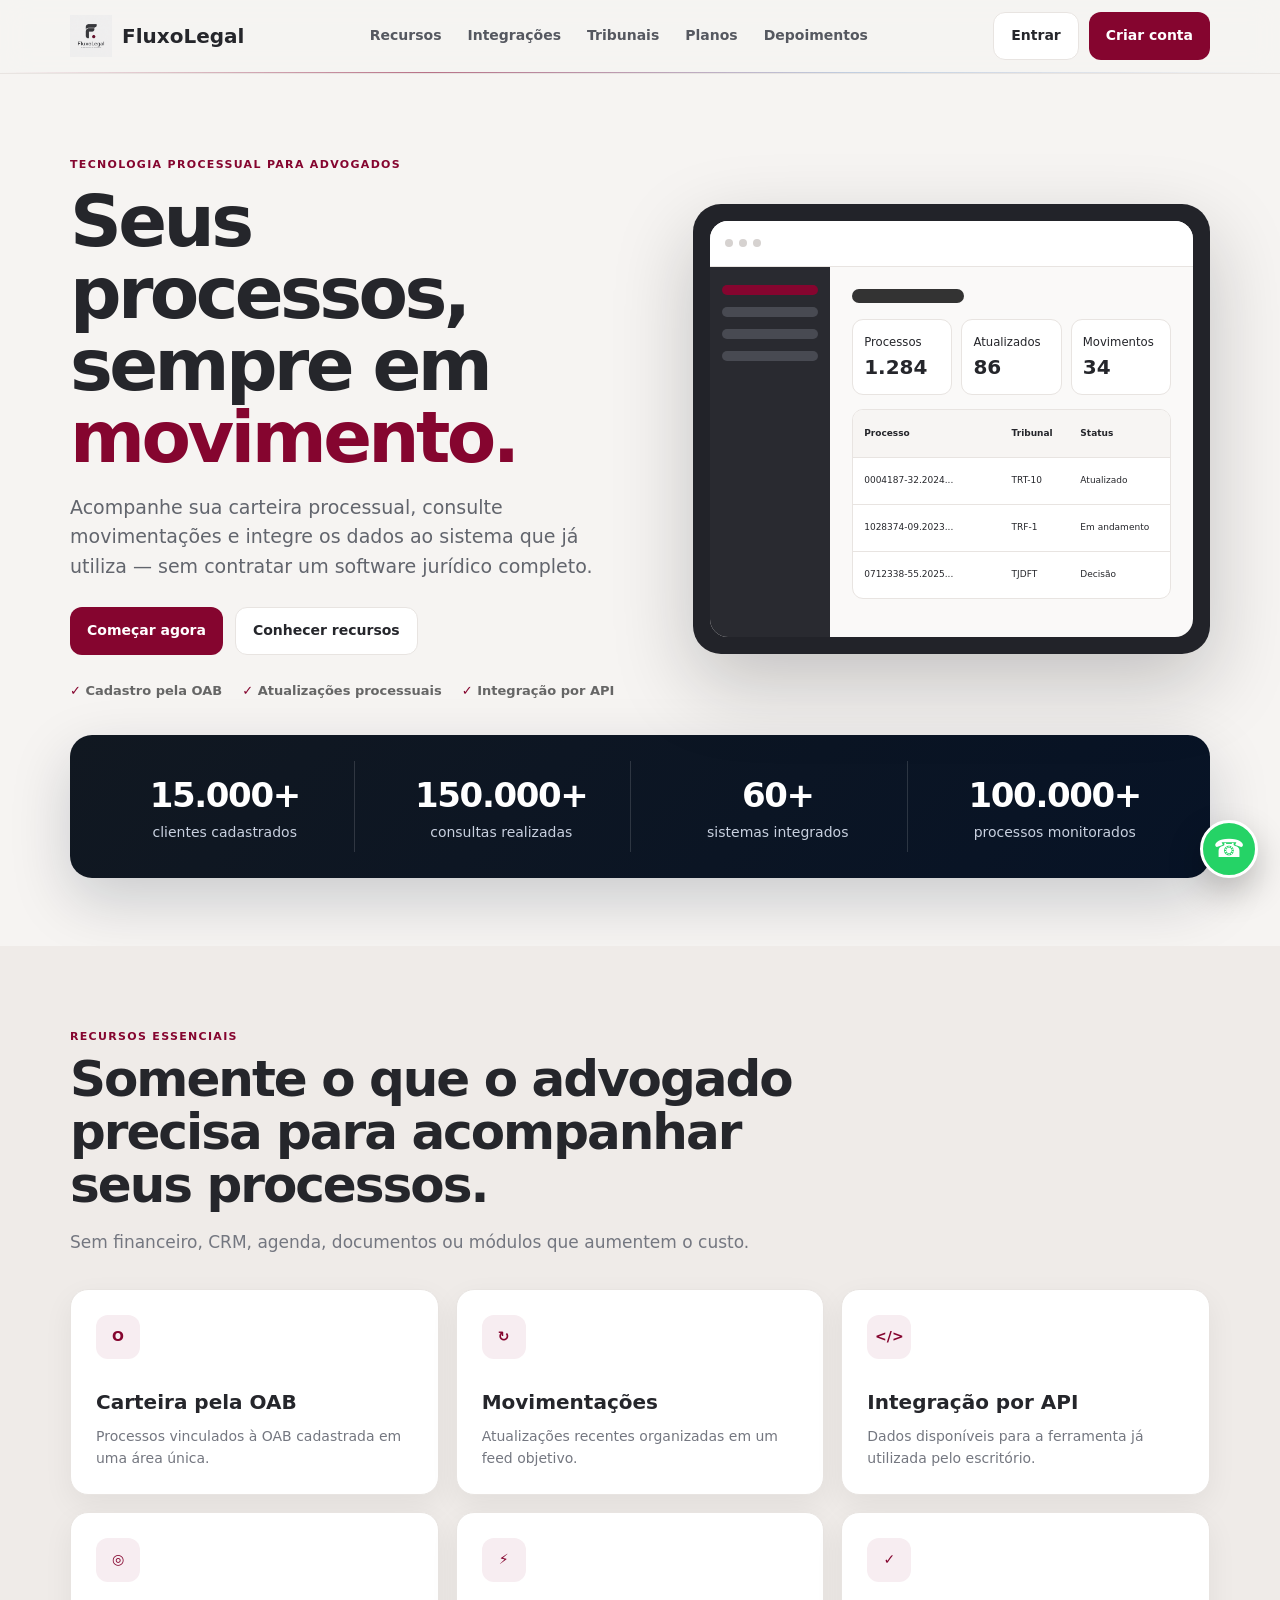
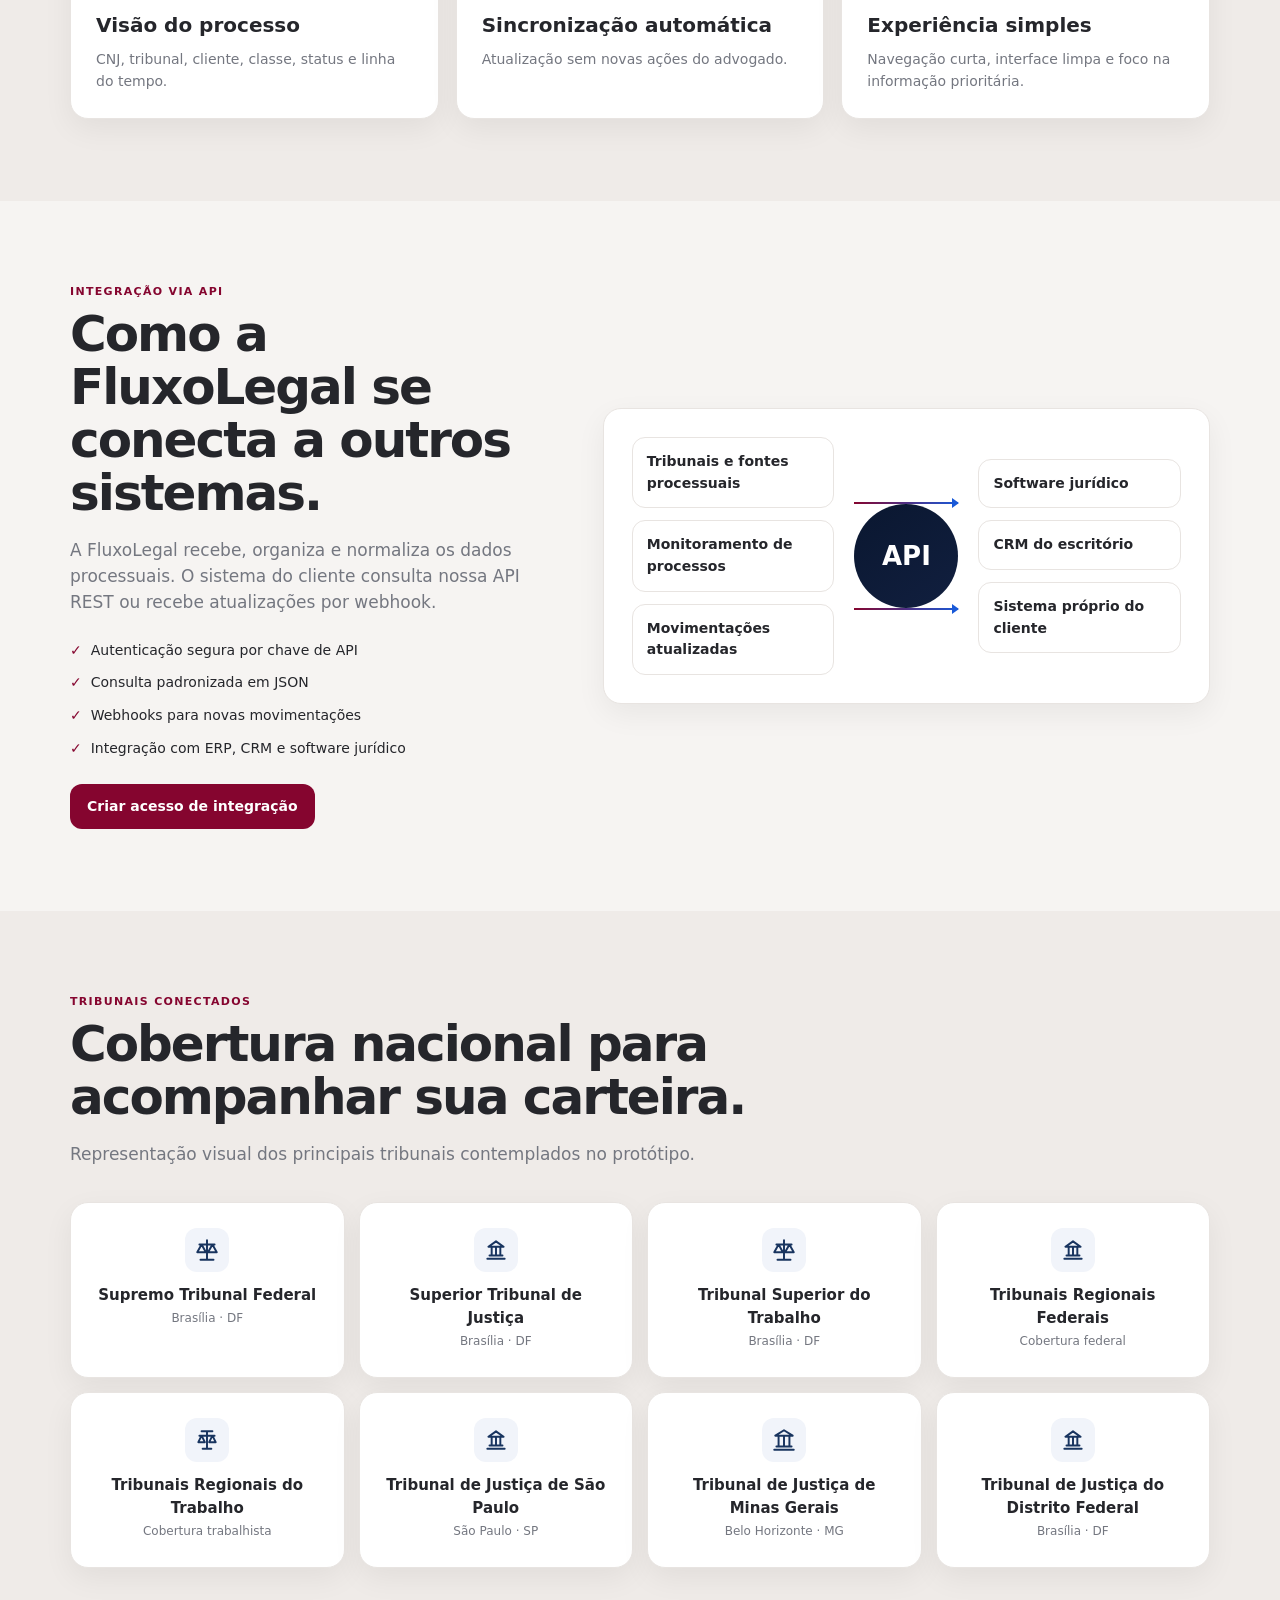
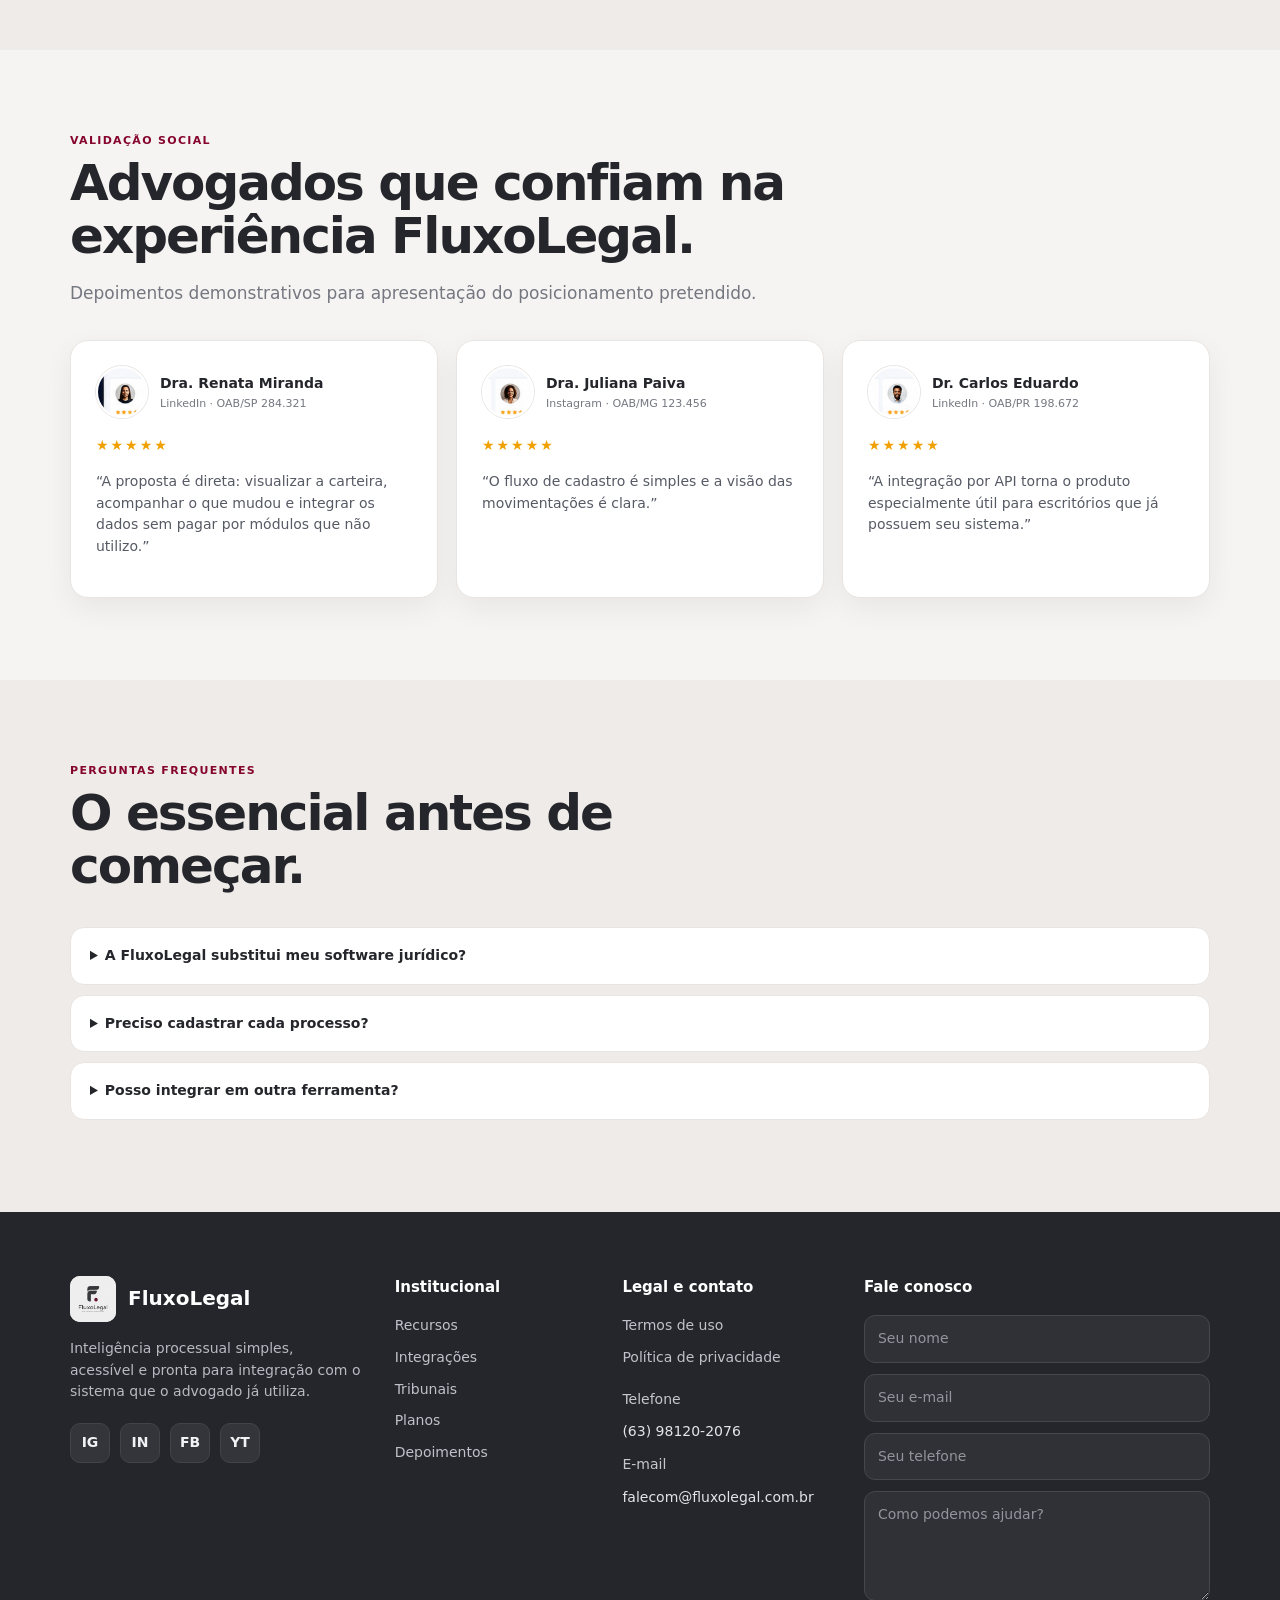
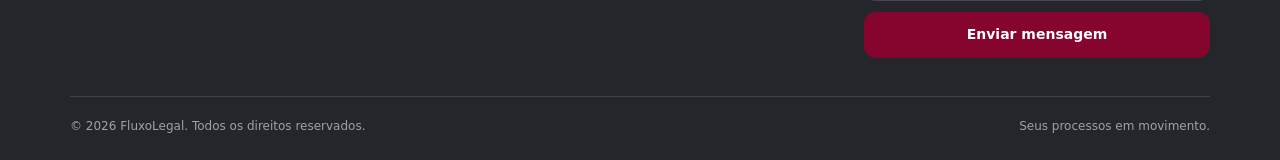
<file: index.html>
<!doctype html><html lang="pt-BR"><head><meta charset="utf-8"><meta name="viewport" content="width=device-width,initial-scale=1"><title>FluxoLegal — Seus processos em movimento</title><link rel="stylesheet" href="assets/css/styles.css"></head><body>
<header class="site-header"><div class="container navbar">
<a class="brand" href="index.html"><img src="assets/images/logo.png" alt="FluxoLegal"><span>FluxoLegal</span></a>
<nav class="navlinks"><a href="index.html#recursos">Recursos</a><a href="index.html#integracoes">Integrações</a><a href="index.html#tribunais">Tribunais</a><a href="planos.html">Planos</a><a href="index.html#depoimentos">Depoimentos</a></nav>
<div class="nav-actions"><a class="btn btn-secondary" href="login.html">Entrar</a><a class="btn btn-primary" href="cadastro.html">Criar conta</a></div>
</div></header>
<main>
<section class="hero"><div class="container hero-grid">
<div><div class="eyebrow">Tecnologia processual para advogados</div><h1>Seus processos, sempre em <span>movimento.</span></h1><p>Acompanhe sua carteira processual, consulte movimentações e integre os dados ao sistema que já utiliza — sem contratar um software jurídico completo.</p><div class="hero-actions"><a class="btn btn-primary" href="cadastro.html">Começar agora</a><a class="btn btn-secondary" href="#recursos">Conhecer recursos</a></div><div class="trust"><span><b>✓</b> Cadastro pela OAB</span><span><b>✓</b> Atualizações processuais</span><span><b>✓</b> Integração por API</span></div></div>
<div class="mock"><div class="mock-in"><div class="mock-top"><i></i><i></i><i></i></div><div class="mock-body"><div class="mock-side"><div></div><div></div><div></div><div></div></div><div class="mock-main"><div class="mock-title"></div><div class="mini-grid"><div class="mini-card"><small>Processos</small><b>1.284</b></div><div class="mini-card"><small>Atualizados</small><b>86</b></div><div class="mini-card"><small>Movimentos</small><b>34</b></div></div><div class="mini-table"><div class="mini-row"><span>Processo</span><span>Tribunal</span><span>Status</span></div><div class="mini-row"><span>0004187-32.2024...</span><span>TRT-10</span><span>Atualizado</span></div><div class="mini-row"><span>1028374-09.2023...</span><span>TRF-1</span><span>Em andamento</span></div><div class="mini-row"><span>0712338-55.2025...</span><span>TJDFT</span><span>Decisão</span></div></div></div></div></div></div>
</div><div class="container"><div class="stat-strip"><div class="stat"><strong class="counter" data-target="15000" data-suffix="+">0</strong><span>clientes cadastrados</span></div><div class="stat"><strong class="counter" data-target="150000" data-suffix="+">0</strong><span>consultas realizadas</span></div><div class="stat"><strong class="counter" data-target="60" data-suffix="+">0</strong><span>sistemas integrados</span></div><div class="stat"><strong class="counter" data-target="100000" data-suffix="+">0</strong><span>processos monitorados</span></div></div></div></section>

<section class="section section-alt" id="recursos"><div class="container"><div class="section-head"><div class="eyebrow">Recursos essenciais</div><h2>Somente o que o advogado precisa para acompanhar seus processos.</h2><p>Sem financeiro, CRM, agenda, documentos ou módulos que aumentem o custo.</p></div><div class="grid-3">
<div class="card feature"><div class="icon">O</div><h3>Carteira pela OAB</h3><p>Processos vinculados à OAB cadastrada em uma área única.</p></div><div class="card feature"><div class="icon">↻</div><h3>Movimentações</h3><p>Atualizações recentes organizadas em um feed objetivo.</p></div><div class="card feature"><div class="icon">&lt;/&gt;</div><h3>Integração por API</h3><p>Dados disponíveis para a ferramenta já utilizada pelo escritório.</p></div><div class="card feature"><div class="icon">◎</div><h3>Visão do processo</h3><p>CNJ, tribunal, cliente, classe, status e linha do tempo.</p></div><div class="card feature"><div class="icon">⚡</div><h3>Sincronização automática</h3><p>Atualização sem novas ações do advogado.</p></div><div class="card feature"><div class="icon">✓</div><h3>Experiência simples</h3><p>Navegação curta, interface limpa e foco na informação prioritária.</p></div>
</div></div></section>

<section class="section" id="integracoes"><div class="container integration-layout"><div><div class="eyebrow">Integração via API</div><h2>Como a FluxoLegal se conecta a outros sistemas.</h2><p class="muted" style="font-size:17px">A FluxoLegal recebe, organiza e normaliza os dados processuais. O sistema do cliente consulta nossa API REST ou recebe atualizações por webhook.</p><div class="check-list"><div>Autenticação segura por chave de API</div><div>Consulta padronizada em JSON</div><div>Webhooks para novas movimentações</div><div>Integração com ERP, CRM e software jurídico</div></div><a class="btn btn-primary" href="cadastro.html">Criar acesso de integração</a></div><div class="card integration-diagram"><div class="system-list"><div class="system-card">Tribunais e fontes processuais</div><div class="system-card">Monitoramento de processos</div><div class="system-card">Movimentações atualizadas</div></div><div><div class="arrow-line"></div><div class="api-core">API</div><div class="arrow-line"></div></div><div class="system-list"><div class="system-card">Software jurídico</div><div class="system-card">CRM do escritório</div><div class="system-card">Sistema próprio do cliente</div></div></div></div></section>

<section class="section section-alt" id="tribunais"><div class="container"><div class="section-head"><div class="eyebrow">Tribunais conectados</div><h2>Cobertura nacional para acompanhar sua carteira.</h2><p>Representação visual dos principais tribunais contemplados no protótipo.</p></div><div class="courts">
<div class="card court"><div class="court-badge" aria-label="STF"><svg class="tribunal-icon" viewBox="0 0 24 24"><path d="M12 3v18M5 7h14M7 7l-4 7h8L7 7Zm10 0-4 7h8l-4-7ZM6 21h12"/></svg></div><b>Supremo Tribunal Federal</b><span>Brasília · DF</span></div><div class="card court"><div class="court-badge" aria-label="STJ"><svg class="tribunal-icon" viewBox="0 0 24 24"><path d="M4 20h16M6 17h12M8 17V9m4 8V9m4 8V9M5 9h14l-7-5-7 5Z"/></svg></div><b>Superior Tribunal de Justiça</b><span>Brasília · DF</span></div><div class="card court"><div class="court-badge" aria-label="TST"><svg class="tribunal-icon" viewBox="0 0 24 24"><path d="M12 3v18M5 7h14M7 7l-4 7h8L7 7Zm10 0-4 7h8l-4-7ZM6 21h12"/></svg></div><b>Tribunal Superior do Trabalho</b><span>Brasília · DF</span></div><div class="card court"><div class="court-badge" aria-label="TRF"><svg class="tribunal-icon" viewBox="0 0 24 24"><path d="M4 20h16M6 17h12M8 17V9m4 8V9m4 8V9M5 9h14l-7-5-7 5Z"/></svg></div><b>Tribunais Regionais Federais</b><span>Cobertura federal</span></div><div class="card court"><div class="court-badge" aria-label="TRT"><svg class="tribunal-icon" viewBox="0 0 24 24"><path d="M7 4h10M12 4v16M5 8h14M7 8l-3 6h6L7 8Zm10 0-3 6h6l-3-6ZM8 20h8"/></svg></div><b>Tribunais Regionais do Trabalho</b><span>Cobertura trabalhista</span></div><div class="card court"><div class="court-badge" aria-label="TJSP"><svg class="tribunal-icon" viewBox="0 0 24 24"><path d="M4 20h16M6 17h12M8 17V9m4 8V9m4 8V9M5 9h14l-7-5-7 5Z"/></svg></div><b>Tribunal de Justiça de São Paulo</b><span>São Paulo · SP</span></div><div class="card court"><div class="court-badge" aria-label="TJMG"><svg class="tribunal-icon" viewBox="0 0 24 24"><path d="M3 21h18M5 18h14M7 18V8m5 10V8m5 10V8M4 8h16L12 3 4 8Z"/></svg></div><b>Tribunal de Justiça de Minas Gerais</b><span>Belo Horizonte · MG</span></div><div class="card court"><div class="court-badge" aria-label="TJDFT"><svg class="tribunal-icon" viewBox="0 0 24 24"><path d="M4 20h16M6 17h12M8 17V9m4 8V9m4 8V9M5 9h14l-7-5-7 5Z"/></svg></div><b>Tribunal de Justiça do Distrito Federal</b><span>Brasília · DF</span></div>
</div></div></section>

<section class="section" id="depoimentos"><div class="container"><div class="section-head"><div class="eyebrow">Validação social</div><h2>Advogados que confiam na experiência FluxoLegal.</h2><p>Depoimentos demonstrativos para apresentação do posicionamento pretendido.</p></div><div class="testimonials">
<article class="card testimonial"><div class="person"><img src="assets/images/depoimento-01.jpg" alt="Advogada"><div><b>Dra. Renata Miranda</b><div class="social">LinkedIn · OAB/SP 284.321</div></div></div><div class="stars">★★★★★</div><p>“A proposta é direta: visualizar a carteira, acompanhar o que mudou e integrar os dados sem pagar por módulos que não utilizo.”</p></article>
<article class="card testimonial"><div class="person"><img src="assets/images/depoimento-02.jpg" alt="Advogada"><div><b>Dra. Juliana Paiva</b><div class="social">Instagram · OAB/MG 123.456</div></div></div><div class="stars">★★★★★</div><p>“O fluxo de cadastro é simples e a visão das movimentações é clara.”</p></article>
<article class="card testimonial"><div class="person"><img src="assets/images/depoimento-03.jpg" alt="Advogado"><div><b>Dr. Carlos Eduardo</b><div class="social">LinkedIn · OAB/PR 198.672</div></div></div><div class="stars">★★★★★</div><p>“A integração por API torna o produto especialmente útil para escritórios que já possuem seu sistema.”</p></article>
</div></div></section>

<section class="section section-alt faq"><div class="container"><div class="section-head"><div class="eyebrow">Perguntas frequentes</div><h2>O essencial antes de começar.</h2></div><details><summary>A FluxoLegal substitui meu software jurídico?</summary><p>Não. O produto oferece acompanhamento processual e integração de dados.</p></details><details><summary>Preciso cadastrar cada processo?</summary><p>Não. O protótipo simula a sincronização inicial pela OAB cadastrada.</p></details><details><summary>Posso integrar em outra ferramenta?</summary><p>Sim. Os planos com API oferecem acesso aos dados processuais da carteira.</p></details></div></section>
</main>
<footer class="site-footer"><div class="container">
<div class="footer-grid">
<div><div class="footer-brand"><img src="assets/images/logo.png" alt="FluxoLegal"><span>FluxoLegal</span></div><p class="footer-text">Inteligência processual simples, acessível e pronta para integração com o sistema que o advogado já utiliza.</p><div class="social-links"><a href="#">IG</a><a href="#">IN</a><a href="#">FB</a><a href="#">YT</a></div></div>
<div><h3 class="footer-title">Institucional</h3><div class="footer-links"><a href="index.html#recursos">Recursos</a><a href="index.html#integracoes">Integrações</a><a href="index.html#tribunais">Tribunais</a><a href="planos.html">Planos</a><a href="index.html#depoimentos">Depoimentos</a></div></div>
<div><h3 class="footer-title">Legal e contato</h3><div class="footer-links"><a href="termos.html">Termos de uso</a><a href="privacidade.html">Política de privacidade</a></div><div class="footer-contact" style="margin-top:20px"><span>Telefone</span><a href="tel:+5563981202076">(63) 98120-2076</a><span>E-mail</span><a href="mailto:falecom@fluxolegal.com.br">falecom@fluxolegal.com.br</a></div></div>
<div><h3 class="footer-title">Fale conosco</h3><form class="contact-form" onsubmit="submitContact(event)"><input placeholder="Seu nome" required><input type="email" placeholder="Seu e-mail" required><input type="tel" placeholder="Seu telefone"><textarea placeholder="Como podemos ajudar?" required></textarea><button class="btn btn-primary">Enviar mensagem</button></form></div>
</div>
<div class="footer-bottom"><span>© 2026 FluxoLegal. Todos os direitos reservados.</span><span>Seus processos em movimento.</span></div>
</div></footer>
<a class="whatsapp-float" href="https://wa.me/5563981202076" target="_blank" rel="noopener" aria-label="WhatsApp">☎</a><script src="assets/js/app.js"></script></body></html>
</file>
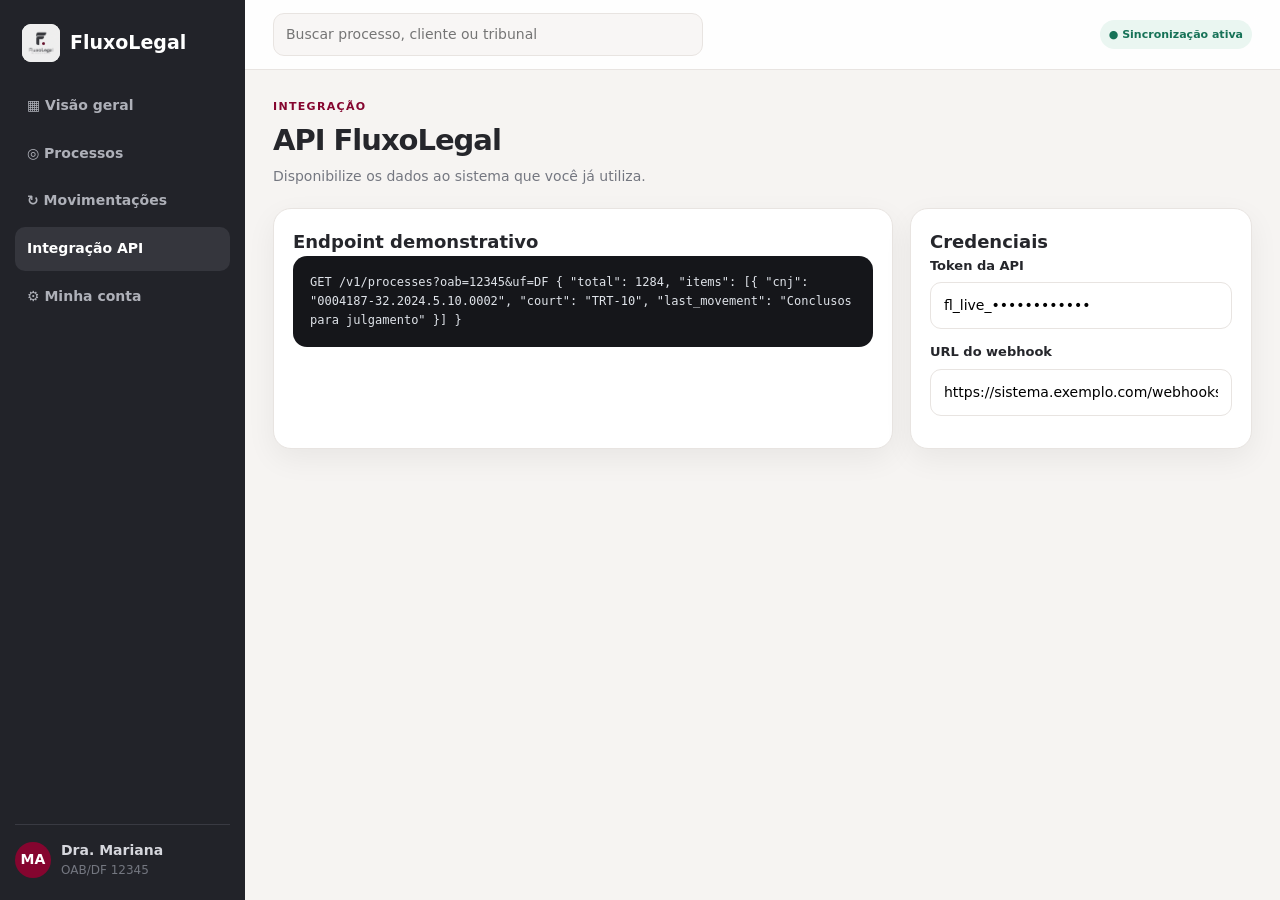
<file: api.html>
<!doctype html><html lang="pt-BR"><head><meta charset="utf-8"><meta name="viewport" content="width=device-width,initial-scale=1"><title>API — FluxoLegal</title><link rel="stylesheet" href="assets/css/styles.css"></head><body><div class="app-shell"><aside class="sidebar"><div class="app-brand"><img src="assets/images/logo.png" alt="FluxoLegal"><span>FluxoLegal</span></div><nav class="side-nav"><a class="" href="dashboard.html">▦ <span>Visão geral</span></a><a class="" href="processos.html">◎ <span>Processos</span></a><a class="" href="movimentacoes.html">↻ <span>Movimentações</span></a><a class="active" href="api.html"></> <span>Integração API</span></a><a class="" href="conta.html">⚙ <span>Minha conta</span></a></nav><div class="side-user"><div class="avatar">MA</div><div class="meta"><b>Dra. Mariana</b><div class="small">OAB/DF 12345</div></div></div></aside><main class="app-main"><div class="topbar"><input class="search" placeholder="Buscar processo, cliente ou tribunal"><span class="badge badge-live">● Sincronização ativa</span></div><div class="app-content">
<div class="page-head"><div><div class="eyebrow">Integração</div><h1>API FluxoLegal</h1><div class="muted">Disponibilize os dados ao sistema que você já utiliza.</div></div></div><div class="two"><div class="card panel"><h2>Endpoint demonstrativo</h2><div class="code">GET /v1/processes?oab=12345&amp;uf=DF

{
  "total": 1284,
  "items": [{
    "cnj": "0004187-32.2024.5.10.0002",
    "court": "TRT-10",
    "last_movement": "Conclusos para julgamento"
  }]
}</div></div><div class="card panel"><h2>Credenciais</h2><div class="field"><label>Token da API</label><input value="fl_live_••••••••••••"></div><div class="field"><label>URL do webhook</label><input value="https://sistema.exemplo.com/webhooks"></div></div></div></div></main></div><script src="assets/js/app.js"></script></body></html>
</file>
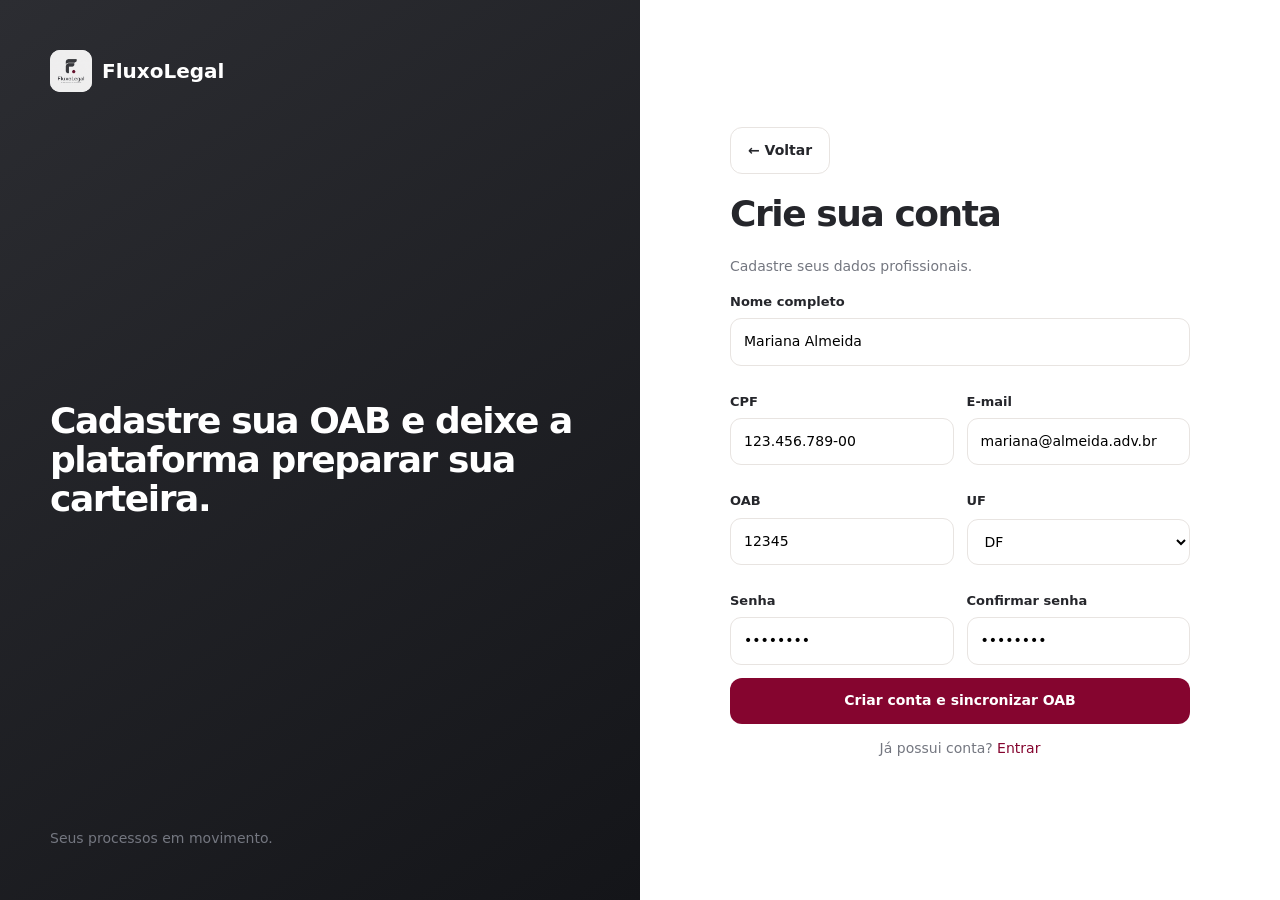
<file: cadastro.html>
<!doctype html><html lang="pt-BR"><head><meta charset="utf-8"><meta name="viewport" content="width=device-width,initial-scale=1"><title>Cadastro — FluxoLegal</title><link rel="stylesheet" href="assets/css/styles.css"></head><body>
<div class="auth-shell"><aside class="auth-art"><div class="brand"><img src="assets/images/logo.png"><span>FluxoLegal</span></div><div class="auth-quote">Cadastre sua OAB e deixe a plataforma preparar sua carteira.</div><div class="muted">Seus processos em movimento.</div></aside>
<main class="auth-form-wrap"><div class="auth-form"><a class="btn btn-secondary" href="index.html">← Voltar</a><h1>Crie sua conta</h1><p class="muted">Cadastre seus dados profissionais.</p><form id="signupForm" onsubmit="registerLawyer(event)"><div class="form-grid"><div class="field full"><label>Nome completo</label><input id="signupName" required value="Mariana Almeida"></div><div class="field"><label>CPF</label><input id="signupCpf" required value="123.456.789-00"></div><div class="field"><label>E-mail</label><input id="signupEmail" type="email" required value="mariana@almeida.adv.br"></div><div class="field"><label>OAB</label><input id="signupOab" required value="12345"></div><div class="field"><label>UF</label><select id="signupUf"><option>DF</option><option>SP</option><option>MG</option><option>GO</option><option>TO</option></select></div><div class="field"><label>Senha</label><input type="password" required value="12345678"></div><div class="field"><label>Confirmar senha</label><input type="password" required value="12345678"></div></div><button class="btn btn-primary" style="width:100%">Criar conta e sincronizar OAB</button></form><p class="muted" style="text-align:center">Já possui conta? <a href="login.html" style="color:var(--brand)">Entrar</a></p></div></main></div><script src="assets/js/process-engine.js"></script><script src="assets/js/app.js"></script></body></html>
</file>
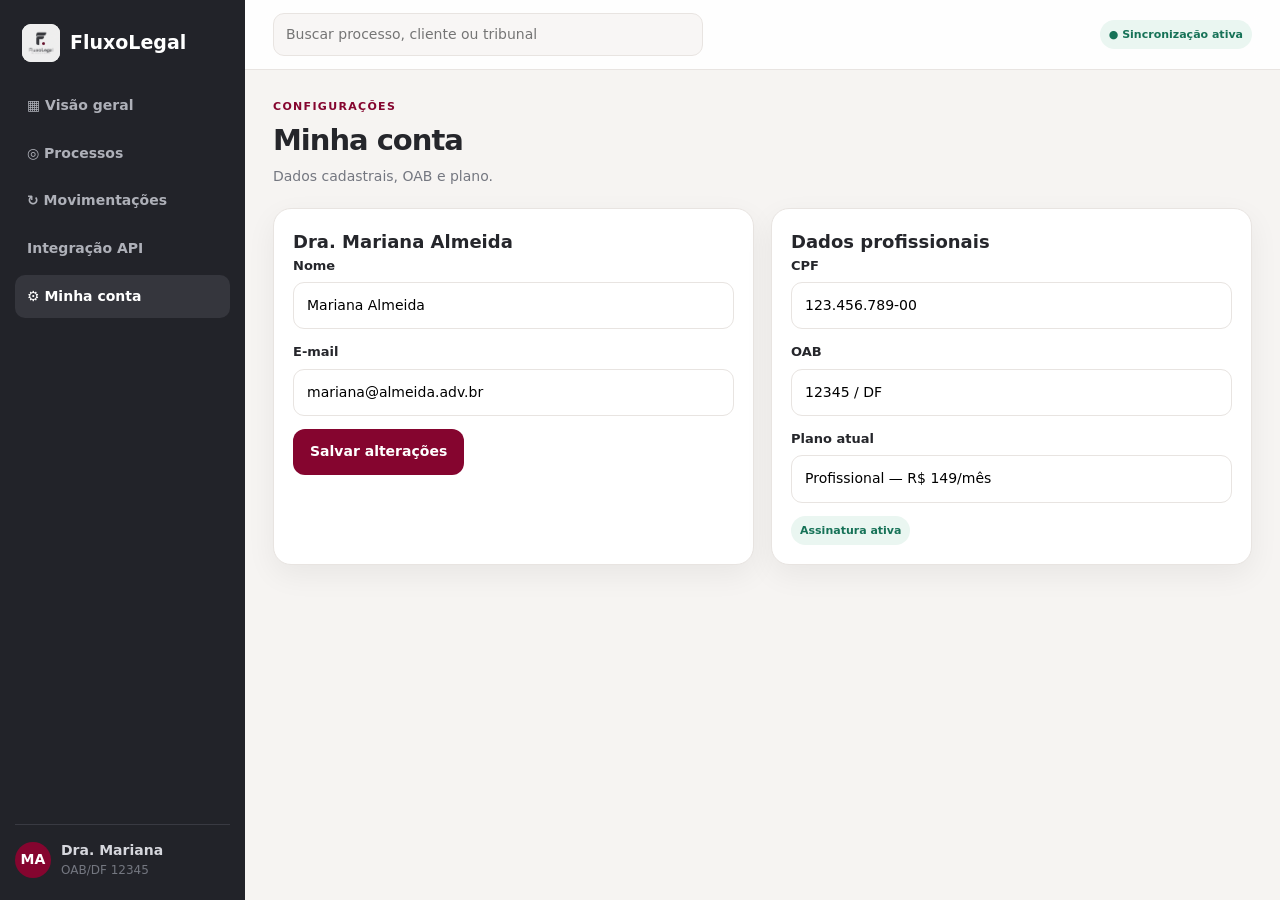
<file: conta.html>
<!doctype html><html lang="pt-BR"><head><meta charset="utf-8"><meta name="viewport" content="width=device-width,initial-scale=1"><title>Minha conta — FluxoLegal</title><link rel="stylesheet" href="assets/css/styles.css"></head><body><div class="app-shell"><aside class="sidebar"><div class="app-brand"><img src="assets/images/logo.png" alt="FluxoLegal"><span>FluxoLegal</span></div><nav class="side-nav"><a class="" href="dashboard.html">▦ <span>Visão geral</span></a><a class="" href="processos.html">◎ <span>Processos</span></a><a class="" href="movimentacoes.html">↻ <span>Movimentações</span></a><a class="" href="api.html"></> <span>Integração API</span></a><a class="active" href="conta.html">⚙ <span>Minha conta</span></a></nav><div class="side-user"><div class="avatar">MA</div><div class="meta"><b>Dra. Mariana</b><div class="small">OAB/DF 12345</div></div></div></aside><main class="app-main"><div class="topbar"><input class="search" placeholder="Buscar processo, cliente ou tribunal"><span class="badge badge-live">● Sincronização ativa</span></div><div class="app-content">
<div class="page-head"><div><div class="eyebrow">Configurações</div><h1>Minha conta</h1><div class="muted">Dados cadastrais, OAB e plano.</div></div></div><div class="account"><div class="card panel"><h2>Dra. Mariana Almeida</h2><div class="field"><label>Nome</label><input value="Mariana Almeida"></div><div class="field"><label>E-mail</label><input value="mariana@almeida.adv.br"></div><button class="btn btn-primary">Salvar alterações</button></div><div class="card panel"><h2>Dados profissionais</h2><div class="field"><label>CPF</label><input value="123.456.789-00" readonly></div><div class="field"><label>OAB</label><input value="12345 / DF" readonly></div><div class="field"><label>Plano atual</label><input value="Profissional — R$ 149/mês" readonly></div><span class="badge badge-live">Assinatura ativa</span></div></div></div></main></div><script src="assets/js/app.js"></script></body></html>
</file>
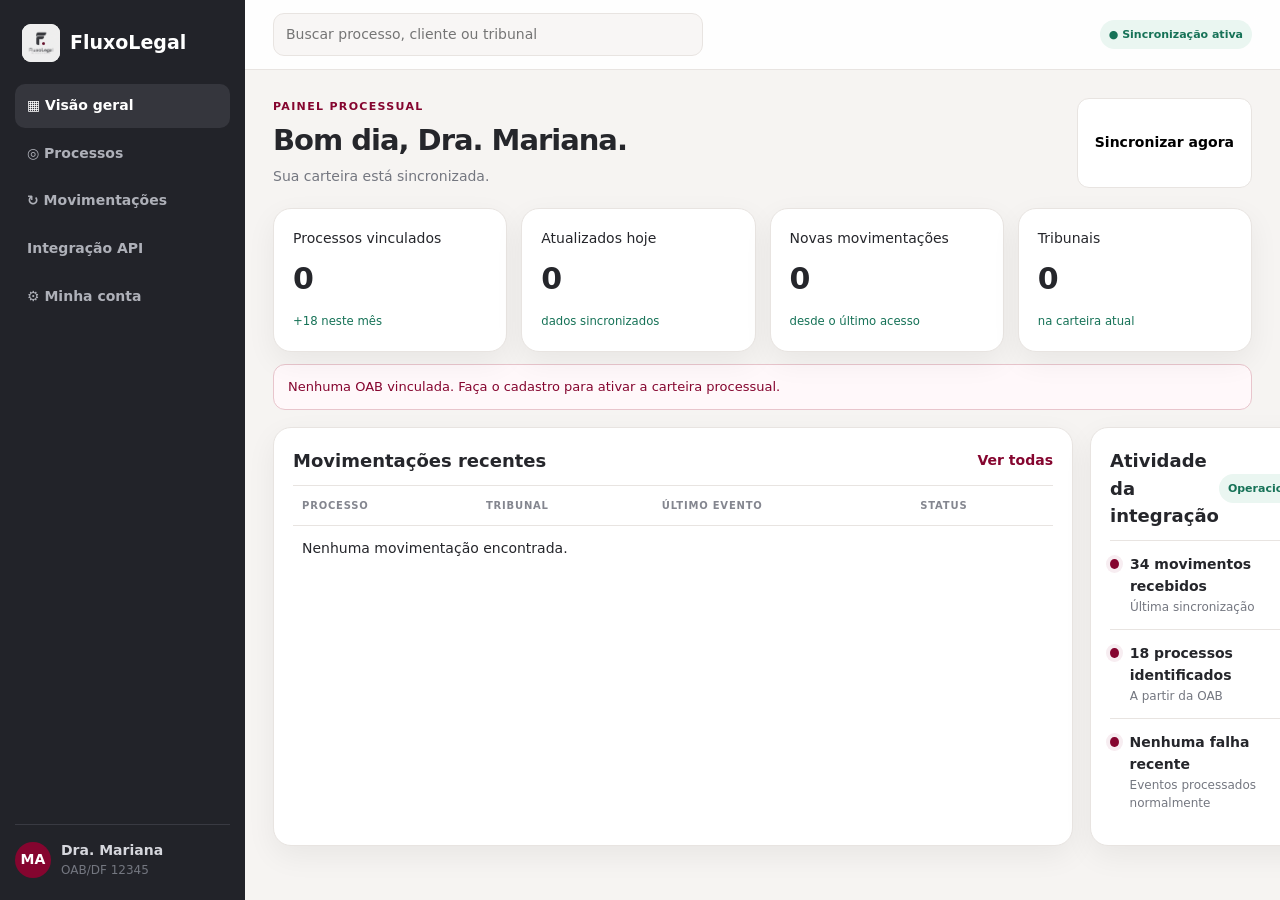
<file: dashboard.html>
<!doctype html><html lang="pt-BR"><head><meta charset="utf-8"><meta name="viewport" content="width=device-width,initial-scale=1"><title>Dashboard — FluxoLegal</title><link rel="stylesheet" href="assets/css/styles.css"></head><body data-page="dashboard"><div class="app-shell"><aside class="sidebar"><div class="app-brand"><img src="assets/images/logo.png" alt="FluxoLegal"><span>FluxoLegal</span></div><nav class="side-nav"><a class="active" href="dashboard.html">▦ <span>Visão geral</span></a><a class="" href="processos.html">◎ <span>Processos</span></a><a class="" href="movimentacoes.html">↻ <span>Movimentações</span></a><a class="" href="api.html"></> <span>Integração API</span></a><a class="" href="conta.html">⚙ <span>Minha conta</span></a></nav><div class="side-user"><div class="avatar">MA</div><div class="meta"><b data-profile-name>Dra. Mariana</b><div class="small" data-profile-oab>OAB/DF 12345</div></div></div></aside><main class="app-main"><div class="topbar"><input class="search" placeholder="Buscar processo, cliente ou tribunal"><span class="badge badge-live">● Sincronização ativa</span></div><div class="app-content">
<div class="page-head"><div><div class="eyebrow">Painel processual</div><h1>Bom dia, Dra. Mariana.</h1><div class="muted">Sua carteira está sincronizada.</div></div><button class="btn btn-secondary" id="syncNow">Sincronizar agora</button></div>
<div class="metrics"><div class="card metric"><span>Processos vinculados</span><b id="metricProcesses">—</b><small>+18 neste mês</small></div><div class="card metric"><span>Atualizados hoje</span><b id="metricToday">—</b><small>dados sincronizados</small></div><div class="card metric"><span>Novas movimentações</span><b id="metricMoves">—</b><small>desde o último acesso</small></div><div class="card metric"><span>Tribunais</span><b id="metricCourts">—</b><small>na carteira atual</small></div></div>
<div id="syncNote" class="sync-note" hidden></div><div class="two"><div class="card panel"><div class="panel-head"><h2>Movimentações recentes</h2><a class="text-btn" href="movimentacoes.html">Ver todas</a></div><div class="table-scroll"><table><thead><tr><th>Processo</th><th>Tribunal</th><th>Último evento</th><th>Status</th></tr></thead><tbody id="dashboardMoves"><tr><td colspan="4">Carregando carteira processual…</td></tr></tbody></table></div></div><div class="card panel"><div class="panel-head"><h2>Atividade da integração</h2><span class="badge badge-live">Operacional</span></div><div class="feed"><i></i><div><b>34 movimentos recebidos</b><div class="small">Última sincronização</div></div></div><div class="feed"><i></i><div><b>18 processos identificados</b><div class="small">A partir da OAB</div></div></div><div class="feed"><i></i><div><b>Nenhuma falha recente</b><div class="small">Eventos processados normalmente</div></div></div></div></div></div></main></div><script src="assets/js/process-engine.js"></script><script src="assets/js/app.js"></script><script src="assets/js/process-ui.js"></script></body></html>
</file>
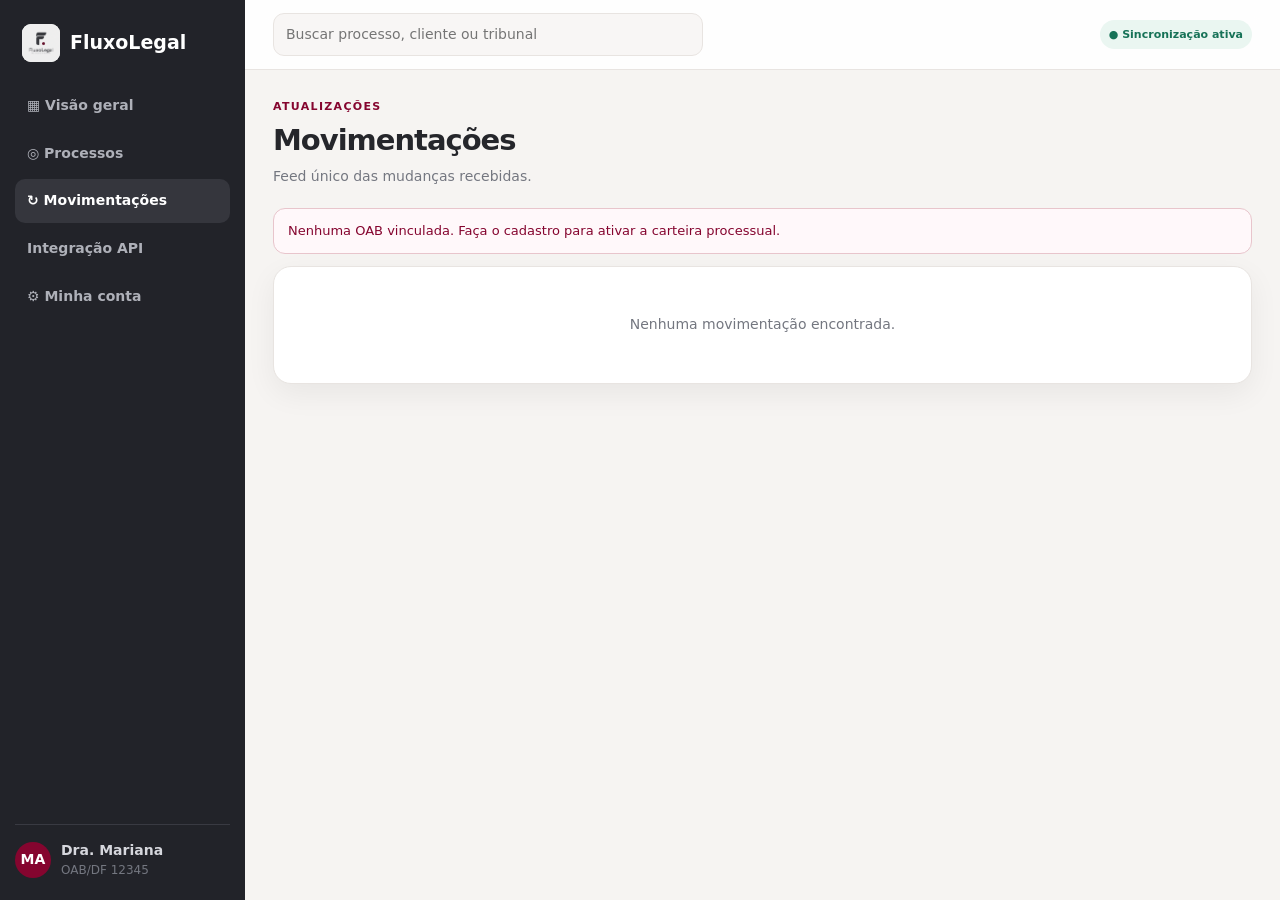
<file: movimentacoes.html>
<!doctype html><html lang="pt-BR"><head><meta charset="utf-8"><meta name="viewport" content="width=device-width,initial-scale=1"><title>Movimentações — FluxoLegal</title><link rel="stylesheet" href="assets/css/styles.css"></head><body data-page="movimentacoes"><div class="app-shell"><aside class="sidebar"><div class="app-brand"><img src="assets/images/logo.png" alt="FluxoLegal"><span>FluxoLegal</span></div><nav class="side-nav"><a class="" href="dashboard.html">▦ <span>Visão geral</span></a><a class="" href="processos.html">◎ <span>Processos</span></a><a class="active" href="movimentacoes.html">↻ <span>Movimentações</span></a><a class="" href="api.html"></> <span>Integração API</span></a><a class="" href="conta.html">⚙ <span>Minha conta</span></a></nav><div class="side-user"><div class="avatar">MA</div><div class="meta"><b data-profile-name>Dra. Mariana</b><div class="small" data-profile-oab>OAB/DF 12345</div></div></div></aside><main class="app-main"><div class="topbar"><input class="search" placeholder="Buscar processo, cliente ou tribunal"><span class="badge badge-live">● Sincronização ativa</span></div><div class="app-content">
<div class="page-head"><div><div class="eyebrow">Atualizações</div><h1>Movimentações</h1><div class="muted">Feed único das mudanças recebidas.</div></div></div><div id="syncNote" class="sync-note" hidden></div><div class="card panel" id="movementFeed"><div class="loading-row">Carregando movimentações…</div></div></div></div></main></div><script src="assets/js/process-engine.js"></script><script src="assets/js/app.js"></script><script src="assets/js/process-ui.js"></script></body></html>
</file>
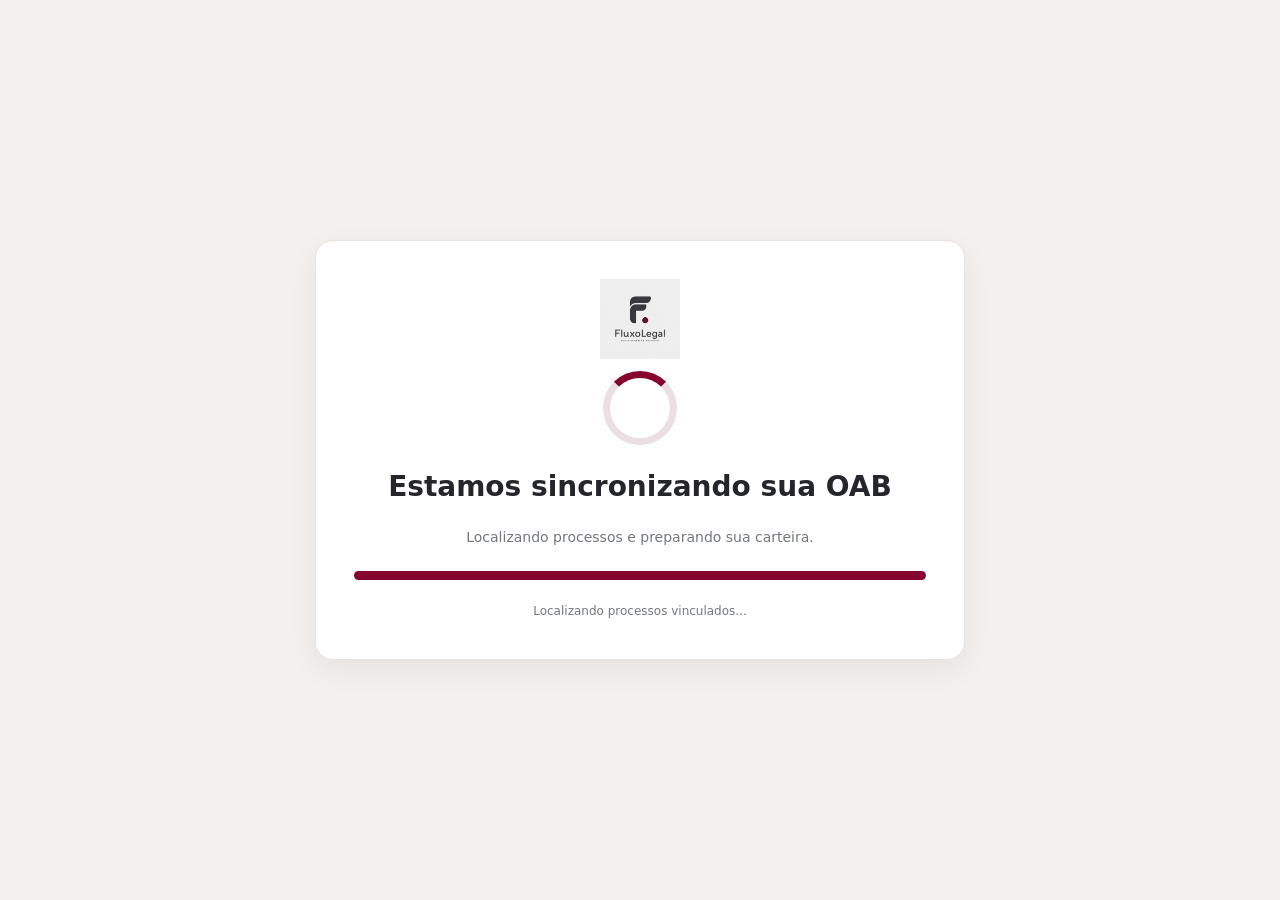
<file: onboarding.html>
<!doctype html><html lang="pt-BR"><head><meta charset="utf-8"><meta name="viewport" content="width=device-width,initial-scale=1"><title>Sincronização — FluxoLegal</title><link rel="stylesheet" href="assets/css/styles.css"></head><body>
<div class="onboarding"><div class="card onboard-card"><img src="assets/images/logo.png" style="width:80px;height:80px;object-fit:contain;margin:0 auto 12px"><div class="loader"></div><h1>Estamos sincronizando sua OAB</h1><p class="muted">Localizando processos e preparando sua carteira.</p><div class="progress"><span></span></div><div id="syncText" class="small">Validando dados profissionais...</div></div></div><script src="assets/js/app.js"></script></body></html>
</file>
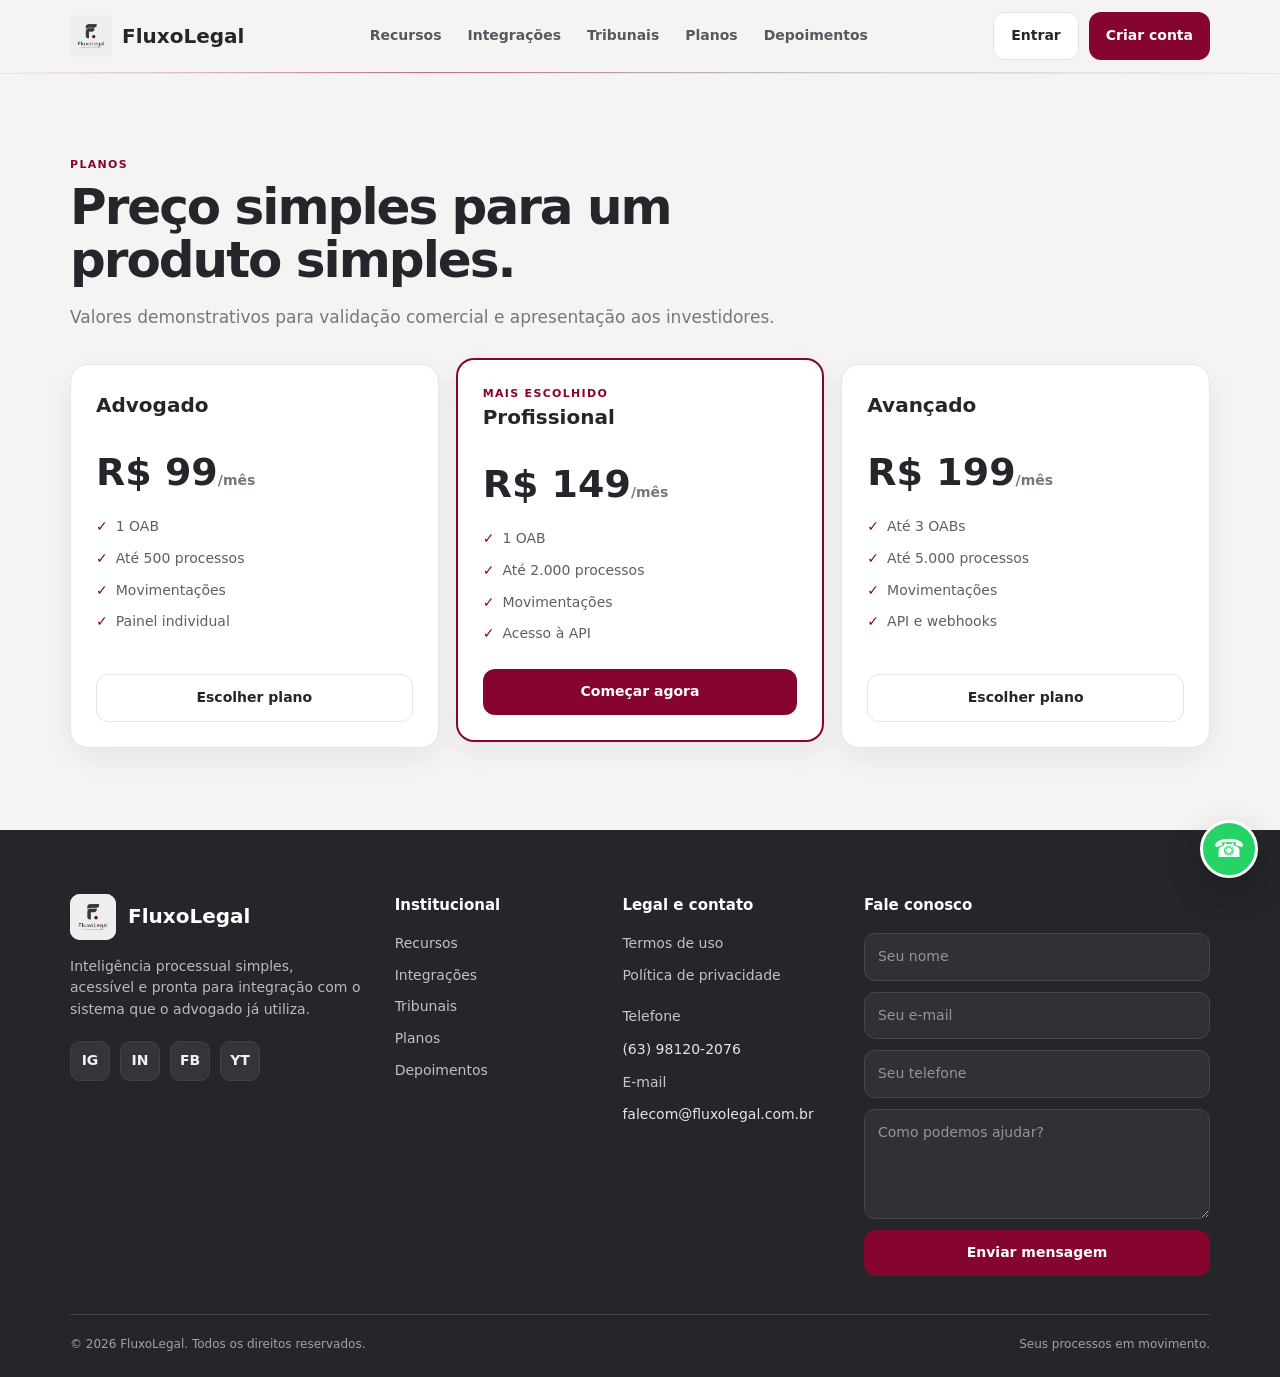
<file: planos.html>
<!doctype html><html lang="pt-BR"><head><meta charset="utf-8"><meta name="viewport" content="width=device-width,initial-scale=1"><title>Planos — FluxoLegal</title><link rel="stylesheet" href="assets/css/styles.css"></head><body>
<header class="site-header"><div class="container navbar">
<a class="brand" href="index.html"><img src="assets/images/logo.png" alt="FluxoLegal"><span>FluxoLegal</span></a>
<nav class="navlinks"><a href="index.html#recursos">Recursos</a><a href="index.html#integracoes">Integrações</a><a href="index.html#tribunais">Tribunais</a><a href="planos.html">Planos</a><a href="index.html#depoimentos">Depoimentos</a></nav>
<div class="nav-actions"><a class="btn btn-secondary" href="login.html">Entrar</a><a class="btn btn-primary" href="cadastro.html">Criar conta</a></div>
</div></header>
<main><section class="section"><div class="container"><div class="section-head"><div class="eyebrow">Planos</div><h2>Preço simples para um produto simples.</h2><p>Valores demonstrativos para validação comercial e apresentação aos investidores.</p></div><div class="grid-3">
<div class="card price-card"><h3>Advogado</h3><div class="price">R$ 99<small>/mês</small></div><ul><li>1 OAB</li><li>Até 500 processos</li><li>Movimentações</li><li>Painel individual</li></ul><a class="btn btn-secondary" href="cadastro.html">Escolher plano</a></div>
<div class="card price-card featured"><div class="eyebrow">Mais escolhido</div><h3>Profissional</h3><div class="price">R$ 149<small>/mês</small></div><ul><li>1 OAB</li><li>Até 2.000 processos</li><li>Movimentações</li><li>Acesso à API</li></ul><a class="btn btn-primary" href="cadastro.html">Começar agora</a></div>
<div class="card price-card"><h3>Avançado</h3><div class="price">R$ 199<small>/mês</small></div><ul><li>Até 3 OABs</li><li>Até 5.000 processos</li><li>Movimentações</li><li>API e webhooks</li></ul><a class="btn btn-secondary" href="cadastro.html">Escolher plano</a></div>
</div></div></section></main>
<footer class="site-footer"><div class="container">
<div class="footer-grid">
<div><div class="footer-brand"><img src="assets/images/logo.png" alt="FluxoLegal"><span>FluxoLegal</span></div><p class="footer-text">Inteligência processual simples, acessível e pronta para integração com o sistema que o advogado já utiliza.</p><div class="social-links"><a href="#">IG</a><a href="#">IN</a><a href="#">FB</a><a href="#">YT</a></div></div>
<div><h3 class="footer-title">Institucional</h3><div class="footer-links"><a href="index.html#recursos">Recursos</a><a href="index.html#integracoes">Integrações</a><a href="index.html#tribunais">Tribunais</a><a href="planos.html">Planos</a><a href="index.html#depoimentos">Depoimentos</a></div></div>
<div><h3 class="footer-title">Legal e contato</h3><div class="footer-links"><a href="termos.html">Termos de uso</a><a href="privacidade.html">Política de privacidade</a></div><div class="footer-contact" style="margin-top:20px"><span>Telefone</span><a href="tel:+5563981202076">(63) 98120-2076</a><span>E-mail</span><a href="mailto:falecom@fluxolegal.com.br">falecom@fluxolegal.com.br</a></div></div>
<div><h3 class="footer-title">Fale conosco</h3><form class="contact-form" onsubmit="submitContact(event)"><input placeholder="Seu nome" required><input type="email" placeholder="Seu e-mail" required><input type="tel" placeholder="Seu telefone"><textarea placeholder="Como podemos ajudar?" required></textarea><button class="btn btn-primary">Enviar mensagem</button></form></div>
</div>
<div class="footer-bottom"><span>© 2026 FluxoLegal. Todos os direitos reservados.</span><span>Seus processos em movimento.</span></div>
</div></footer>
<a class="whatsapp-float" href="https://wa.me/5563981202076" target="_blank" rel="noopener" aria-label="WhatsApp">☎</a><script src="assets/js/app.js"></script></body></html>
</file>
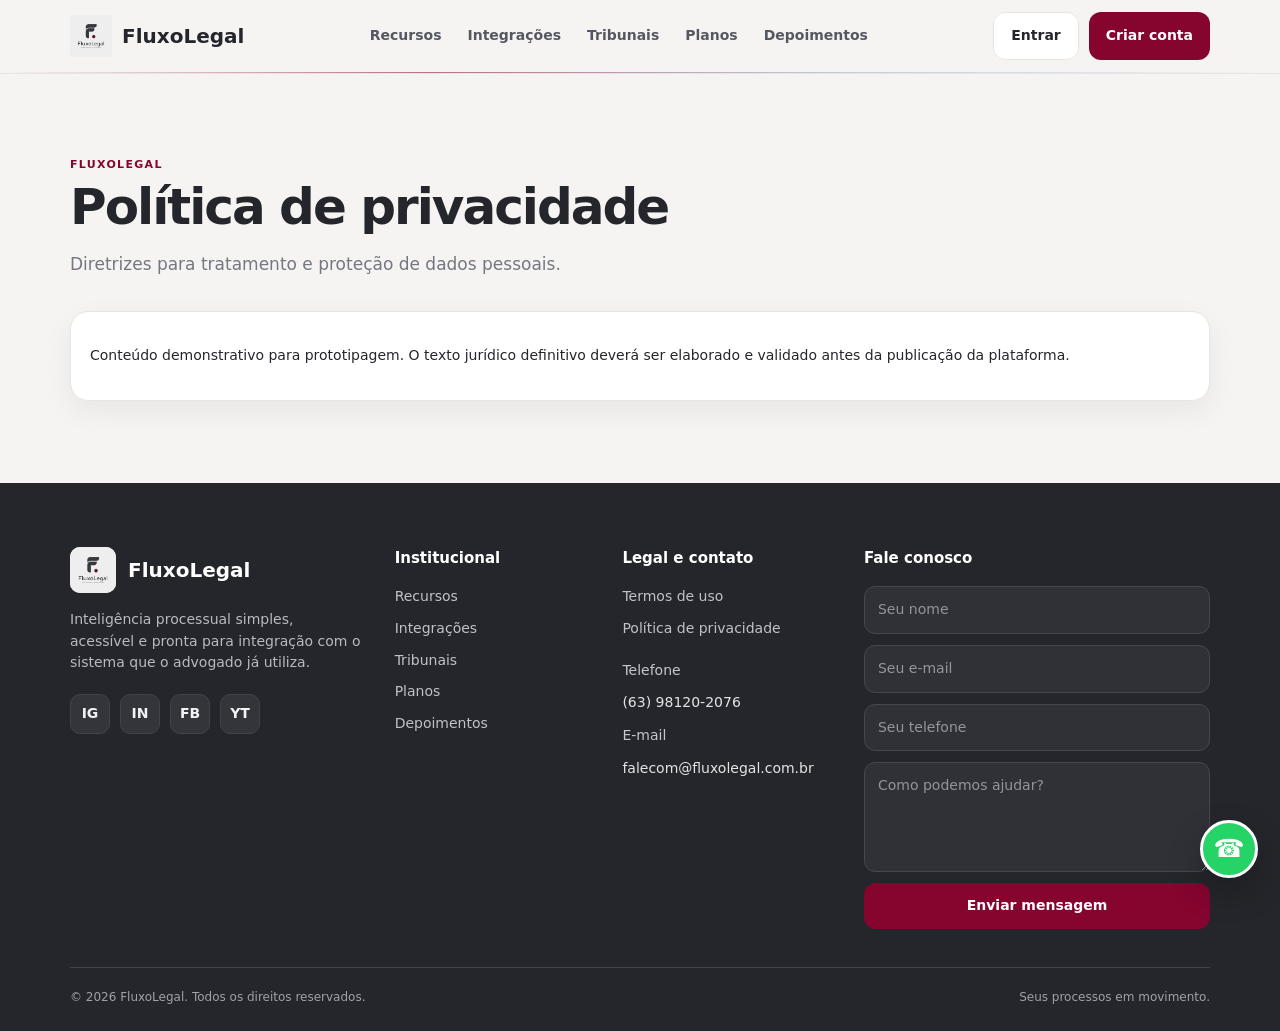
<file: privacidade.html>
<!doctype html><html lang="pt-BR"><head><meta charset="utf-8"><meta name="viewport" content="width=device-width,initial-scale=1"><title>Política de privacidade</title><link rel="stylesheet" href="assets/css/styles.css"></head><body>
<header class="site-header"><div class="container navbar">
<a class="brand" href="index.html"><img src="assets/images/logo.png" alt="FluxoLegal"><span>FluxoLegal</span></a>
<nav class="navlinks"><a href="index.html#recursos">Recursos</a><a href="index.html#integracoes">Integrações</a><a href="index.html#tribunais">Tribunais</a><a href="planos.html">Planos</a><a href="index.html#depoimentos">Depoimentos</a></nav>
<div class="nav-actions"><a class="btn btn-secondary" href="login.html">Entrar</a><a class="btn btn-primary" href="cadastro.html">Criar conta</a></div>
</div></header><main><section class="section"><div class="container"><div class="section-head"><div class="eyebrow">FluxoLegal</div><h2>Política de privacidade</h2><p>Diretrizes para tratamento e proteção de dados pessoais.</p></div><div class="card panel"><p>Conteúdo demonstrativo para prototipagem. O texto jurídico definitivo deverá ser elaborado e validado antes da publicação da plataforma.</p></div></div></section></main>
<footer class="site-footer"><div class="container">
<div class="footer-grid">
<div><div class="footer-brand"><img src="assets/images/logo.png" alt="FluxoLegal"><span>FluxoLegal</span></div><p class="footer-text">Inteligência processual simples, acessível e pronta para integração com o sistema que o advogado já utiliza.</p><div class="social-links"><a href="#">IG</a><a href="#">IN</a><a href="#">FB</a><a href="#">YT</a></div></div>
<div><h3 class="footer-title">Institucional</h3><div class="footer-links"><a href="index.html#recursos">Recursos</a><a href="index.html#integracoes">Integrações</a><a href="index.html#tribunais">Tribunais</a><a href="planos.html">Planos</a><a href="index.html#depoimentos">Depoimentos</a></div></div>
<div><h3 class="footer-title">Legal e contato</h3><div class="footer-links"><a href="termos.html">Termos de uso</a><a href="privacidade.html">Política de privacidade</a></div><div class="footer-contact" style="margin-top:20px"><span>Telefone</span><a href="tel:+5563981202076">(63) 98120-2076</a><span>E-mail</span><a href="mailto:falecom@fluxolegal.com.br">falecom@fluxolegal.com.br</a></div></div>
<div><h3 class="footer-title">Fale conosco</h3><form class="contact-form" onsubmit="submitContact(event)"><input placeholder="Seu nome" required><input type="email" placeholder="Seu e-mail" required><input type="tel" placeholder="Seu telefone"><textarea placeholder="Como podemos ajudar?" required></textarea><button class="btn btn-primary">Enviar mensagem</button></form></div>
</div>
<div class="footer-bottom"><span>© 2026 FluxoLegal. Todos os direitos reservados.</span><span>Seus processos em movimento.</span></div>
</div></footer>
<a class="whatsapp-float" href="https://wa.me/5563981202076" target="_blank" rel="noopener" aria-label="WhatsApp">☎</a><script src="assets/js/app.js"></script></body></html>
</file>
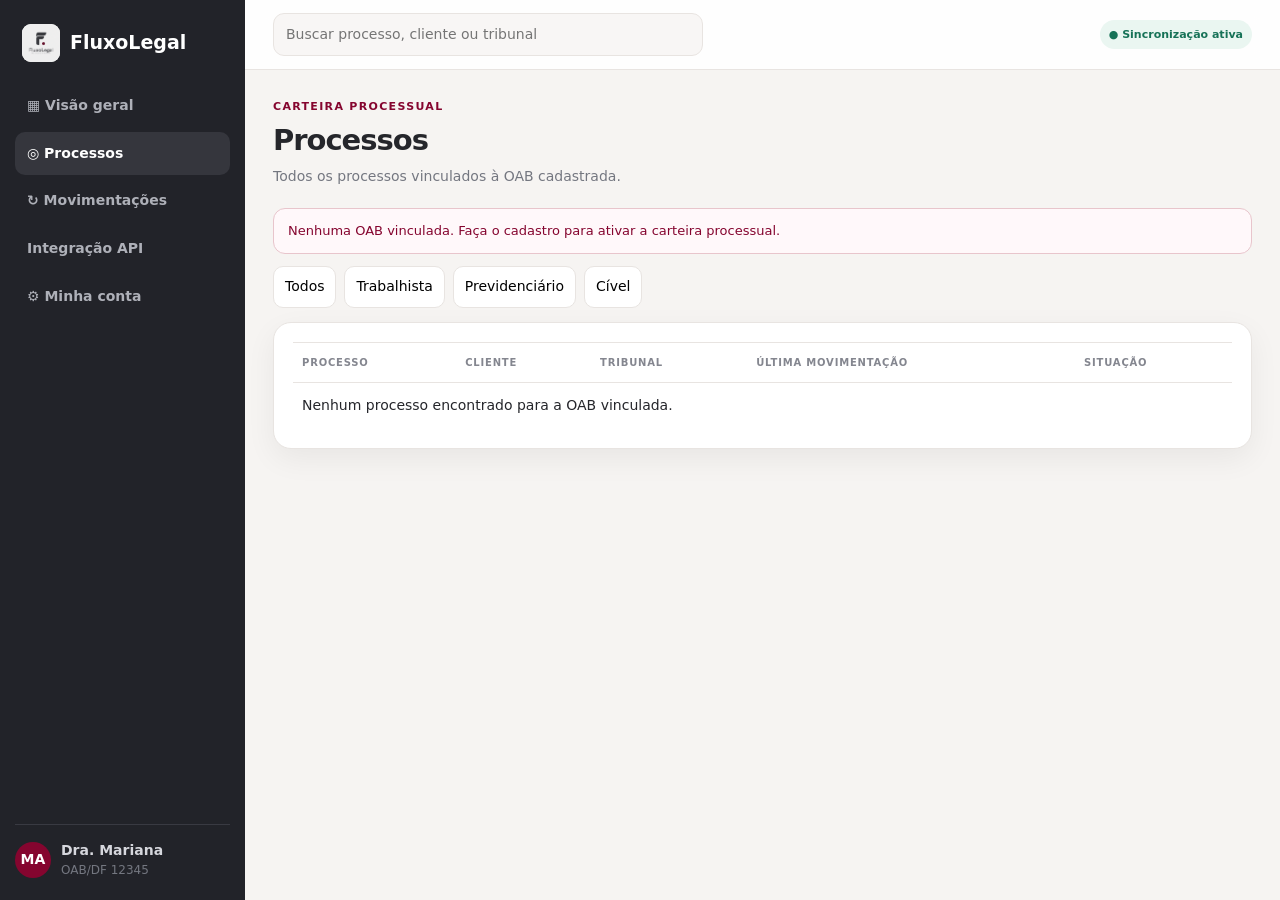
<file: processos.html>
<!doctype html><html lang="pt-BR"><head><meta charset="utf-8"><meta name="viewport" content="width=device-width,initial-scale=1"><title>Processos — FluxoLegal</title><link rel="stylesheet" href="assets/css/styles.css"></head><body data-page="processos"><div class="app-shell"><aside class="sidebar"><div class="app-brand"><img src="assets/images/logo.png" alt="FluxoLegal"><span>FluxoLegal</span></div><nav class="side-nav"><a class="" href="dashboard.html">▦ <span>Visão geral</span></a><a class="active" href="processos.html">◎ <span>Processos</span></a><a class="" href="movimentacoes.html">↻ <span>Movimentações</span></a><a class="" href="api.html"></> <span>Integração API</span></a><a class="" href="conta.html">⚙ <span>Minha conta</span></a></nav><div class="side-user"><div class="avatar">MA</div><div class="meta"><b data-profile-name>Dra. Mariana</b><div class="small" data-profile-oab>OAB/DF 12345</div></div></div></aside><main class="app-main"><div class="topbar"><input class="search" placeholder="Buscar processo, cliente ou tribunal"><span class="badge badge-live">● Sincronização ativa</span></div><div class="app-content">
<div class="page-head"><div><div class="eyebrow">Carteira processual</div><h1>Processos</h1><div class="muted">Todos os processos vinculados à OAB cadastrada.</div></div></div><div id="syncNote" class="sync-note" hidden></div><div class="toolbar"><button class="filter">Todos</button><button class="filter">Trabalhista</button><button class="filter">Previdenciário</button><button class="filter">Cível</button></div><div class="card panel"><div class="table-scroll"><table><thead><tr><th>Processo</th><th>Cliente</th><th>Tribunal</th><th>Última movimentação</th><th>Situação</th></tr></thead><tbody id="processRows"><tr><td colspan="5">Carregando processos…</td></tr></tbody></table></div></div></div></main></div><script src="assets/js/process-engine.js"></script><script src="assets/js/app.js"></script><script src="assets/js/process-ui.js"></script></body></html>
</file>
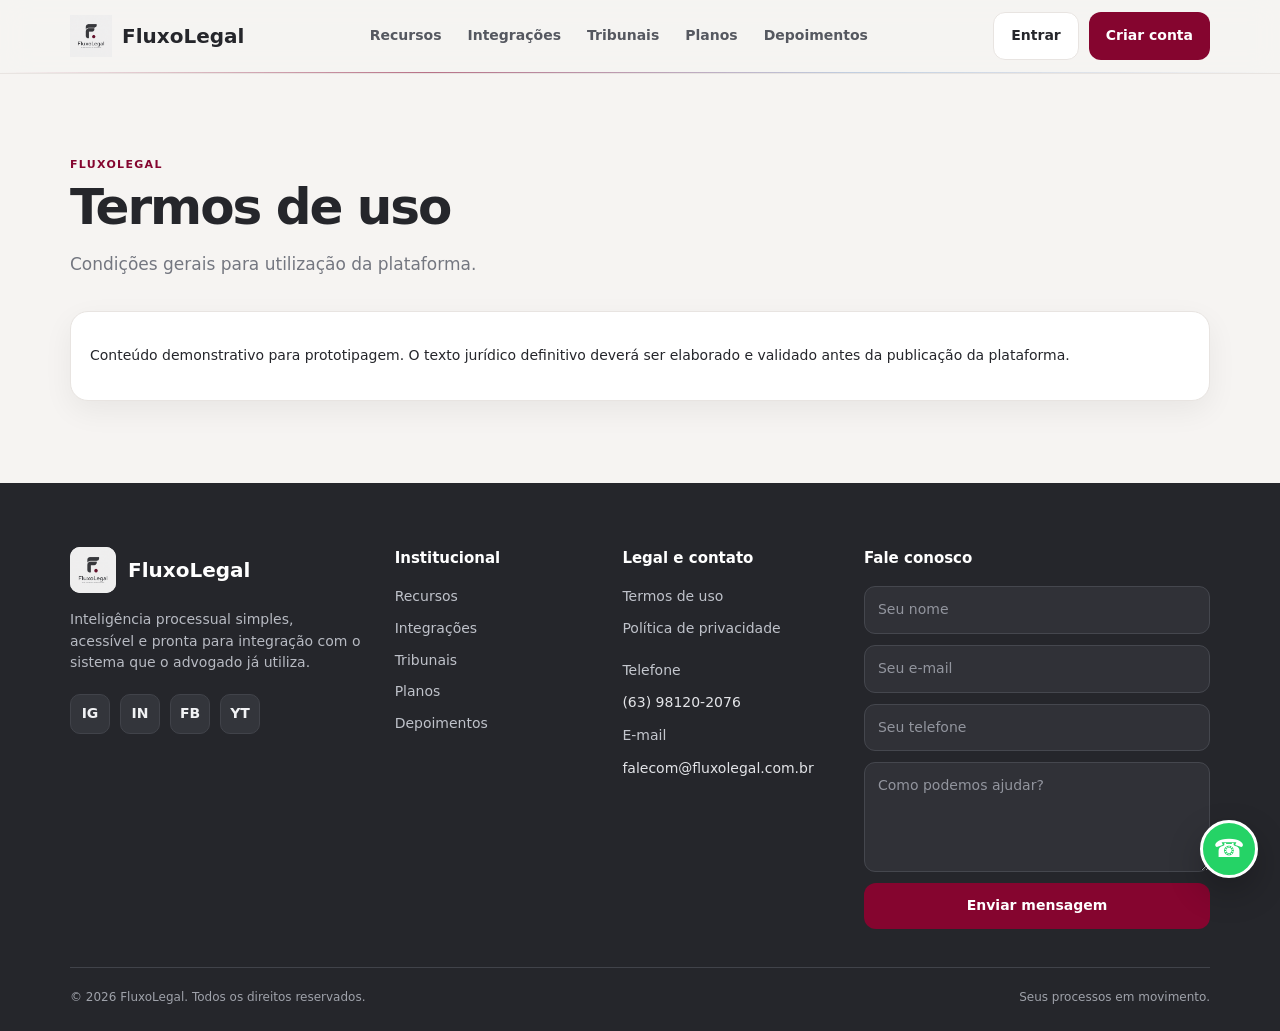
<file: termos.html>
<!doctype html><html lang="pt-BR"><head><meta charset="utf-8"><meta name="viewport" content="width=device-width,initial-scale=1"><title>Termos de uso</title><link rel="stylesheet" href="assets/css/styles.css"></head><body>
<header class="site-header"><div class="container navbar">
<a class="brand" href="index.html"><img src="assets/images/logo.png" alt="FluxoLegal"><span>FluxoLegal</span></a>
<nav class="navlinks"><a href="index.html#recursos">Recursos</a><a href="index.html#integracoes">Integrações</a><a href="index.html#tribunais">Tribunais</a><a href="planos.html">Planos</a><a href="index.html#depoimentos">Depoimentos</a></nav>
<div class="nav-actions"><a class="btn btn-secondary" href="login.html">Entrar</a><a class="btn btn-primary" href="cadastro.html">Criar conta</a></div>
</div></header><main><section class="section"><div class="container"><div class="section-head"><div class="eyebrow">FluxoLegal</div><h2>Termos de uso</h2><p>Condições gerais para utilização da plataforma.</p></div><div class="card panel"><p>Conteúdo demonstrativo para prototipagem. O texto jurídico definitivo deverá ser elaborado e validado antes da publicação da plataforma.</p></div></div></section></main>
<footer class="site-footer"><div class="container">
<div class="footer-grid">
<div><div class="footer-brand"><img src="assets/images/logo.png" alt="FluxoLegal"><span>FluxoLegal</span></div><p class="footer-text">Inteligência processual simples, acessível e pronta para integração com o sistema que o advogado já utiliza.</p><div class="social-links"><a href="#">IG</a><a href="#">IN</a><a href="#">FB</a><a href="#">YT</a></div></div>
<div><h3 class="footer-title">Institucional</h3><div class="footer-links"><a href="index.html#recursos">Recursos</a><a href="index.html#integracoes">Integrações</a><a href="index.html#tribunais">Tribunais</a><a href="planos.html">Planos</a><a href="index.html#depoimentos">Depoimentos</a></div></div>
<div><h3 class="footer-title">Legal e contato</h3><div class="footer-links"><a href="termos.html">Termos de uso</a><a href="privacidade.html">Política de privacidade</a></div><div class="footer-contact" style="margin-top:20px"><span>Telefone</span><a href="tel:+5563981202076">(63) 98120-2076</a><span>E-mail</span><a href="mailto:falecom@fluxolegal.com.br">falecom@fluxolegal.com.br</a></div></div>
<div><h3 class="footer-title">Fale conosco</h3><form class="contact-form" onsubmit="submitContact(event)"><input placeholder="Seu nome" required><input type="email" placeholder="Seu e-mail" required><input type="tel" placeholder="Seu telefone"><textarea placeholder="Como podemos ajudar?" required></textarea><button class="btn btn-primary">Enviar mensagem</button></form></div>
</div>
<div class="footer-bottom"><span>© 2026 FluxoLegal. Todos os direitos reservados.</span><span>Seus processos em movimento.</span></div>
</div></footer>
<a class="whatsapp-float" href="https://wa.me/5563981202076" target="_blank" rel="noopener" aria-label="WhatsApp">☎</a><script src="assets/js/app.js"></script></body></html>
</file>
<file: assets/css/styles.css>
:root{
  --bg:#f6f4f2;--card:#fff;--ink:#25262b;--muted:#747780;--line:#e8e4e1;
  --brand:#85052f;--brand-dark:#640022;--soft:#f7edf1;--ok:#167257;--warn:#9a5a00;
  --graphite:#25262b;--shadow:0 10px 30px rgba(20,20,25,.06);--radius:18px
}
*{box-sizing:border-box}
html{scroll-behavior:smooth}
body{margin:0;font:400 14px/1.55 Inter,system-ui,-apple-system,BlinkMacSystemFont,"Segoe UI",sans-serif;color:var(--ink);background:var(--bg)}
button,input,select,textarea{font:inherit}
button{cursor:pointer}
a{text-decoration:none;color:inherit}
img{max-width:100%;display:block}
.container{width:min(1140px,calc(100% - 36px));margin:auto}
.hidden{display:none!important}
.muted{color:var(--muted)}
.eyebrow{font-size:11px;letter-spacing:.12em;text-transform:uppercase;color:var(--brand);font-weight:700}
.card{background:var(--card);border:1px solid var(--line);border-radius:var(--radius);box-shadow:var(--shadow)}
.btn{border:0;border-radius:12px;padding:12px 17px;font-weight:650;display:inline-flex;align-items:center;justify-content:center;gap:8px}
.btn-primary{background:var(--brand);color:#fff}
.btn-primary:hover{background:var(--brand-dark)}
.btn-secondary{background:#fff;border:1px solid var(--line)}
.badge{display:inline-flex;align-items:center;gap:7px;padding:6px 9px;border-radius:999px;font-size:11px;font-weight:650}
.badge-live{background:#eaf6f1;color:var(--ok)}
.status{display:inline-flex;padding:5px 8px;border-radius:999px;font-size:11px;font-weight:650}
.status-wait{background:#fff1df;color:var(--warn)}
.status-run{background:#edf1ff;color:#4258a7}
.status-new{background:#eaf6f1;color:var(--ok)}

/* Header público */
.site-header{position:sticky;top:0;z-index:30;background:rgba(246,244,242,.9);backdrop-filter:blur(14px);border-bottom:1px solid var(--line)}
.site-header:after{content:"";display:block;height:1px;background:linear-gradient(90deg,transparent,rgba(133,5,47,.55),rgba(34,91,174,.25),transparent)}
.navbar{height:72px;display:flex;align-items:center;justify-content:space-between;gap:20px}
.brand{display:flex;align-items:center;gap:10px;font-size:20px;font-weight:700}
.brand img{width:42px;height:42px;object-fit:contain}
.navlinks{display:flex;gap:26px;font-weight:600;color:#555860}
.nav-actions{display:flex;gap:10px}

/* Landing */
.hero{padding:82px 0 68px}
.hero-grid{display:grid;grid-template-columns:1.05fr .95fr;gap:52px;align-items:center}
.hero h1{font-size:clamp(44px,6vw,72px);line-height:1;letter-spacing:-.05em;margin:12px 0 20px;font-weight:620}
.hero h1 span{color:var(--brand)}
.hero p{font-size:19px;color:#62656d;max-width:640px}
.hero-actions{display:flex;gap:12px;flex-wrap:wrap;margin:26px 0}
.trust{display:flex;gap:20px;flex-wrap:wrap;color:#666;font-weight:600;font-size:13px}
.trust b{color:var(--brand)}
.mock{background:#222329;border-radius:28px;padding:17px;box-shadow:0 30px 80px rgba(20,20,25,.22)}
.mock-in{background:#faf9f8;border-radius:18px;overflow:hidden}
.mock-top{height:46px;background:#fff;border-bottom:1px solid var(--line);display:flex;align-items:center;gap:6px;padding:0 15px}
.mock-top i{width:8px;height:8px;border-radius:50%;background:#d6d2d0}
.mock-body{display:grid;grid-template-columns:120px 1fr;min-height:370px}
.mock-side{background:#292a30;padding:18px 12px}
.mock-side div{height:10px;background:#484a52;border-radius:8px;margin-bottom:12px}
.mock-side div:first-child{background:var(--brand)}
.mock-main{padding:22px}.mock-title{width:35%;height:14px;background:#333;border-radius:8px;margin-bottom:16px}
.mini-grid{display:grid;grid-template-columns:repeat(3,1fr);gap:9px}
.mini-card{background:#fff;border:1px solid var(--line);border-radius:11px;padding:11px}
.mini-card b{display:block;font-size:20px}
.mini-table{margin-top:14px;background:#fff;border:1px solid var(--line);border-radius:11px;overflow:hidden}
.mini-row{height:47px;display:grid;grid-template-columns:1.5fr .7fr .8fr;align-items:center;padding:0 11px;border-top:1px solid var(--line);font-size:9px}
.mini-row:first-child{border-top:0;background:#f7f5f3;font-weight:650}
.section{padding:82px 0}
.section-alt{background:#efebe8}
.section-head{max-width:760px;margin-bottom:34px}
.section h2{font-size:clamp(34px,4vw,50px);line-height:1.06;letter-spacing:-.04em;margin:8px 0 12px;font-weight:620}
.section-head p{font-size:17px;color:var(--muted)}
.grid-3{display:grid;grid-template-columns:repeat(3,1fr);gap:17px}
.feature,.step,.price-card,.testimonial,.court{padding:25px}
.icon{width:44px;height:44px;border-radius:12px;background:var(--soft);color:var(--brand);display:grid;place-items:center;font-weight:700;margin-bottom:28px}
.feature h3,.step h3,.price-card h3{font-size:20px;margin:0 0 8px}
.feature p,.step p{color:var(--muted);margin:0}
.step-no{font-weight:700;color:var(--brand);margin-bottom:28px}
.stat-strip{margin-top:34px;background:linear-gradient(135deg,#111821,#071326);color:#fff;border-radius:22px;padding:26px;display:grid;grid-template-columns:repeat(4,1fr);gap:18px;box-shadow:0 22px 60px rgba(8,22,45,.18)}
.stat{text-align:center;padding:8px 16px;border-right:1px solid rgba(255,255,255,.14)}
.stat:last-child{border-right:0}
.stat strong{display:block;font-size:34px;font-weight:650;letter-spacing:-.04em;font-variant-numeric:tabular-nums}
.stat span{color:#c8d0df}
.integration-layout{display:grid;grid-template-columns:.9fr 1.1fr;gap:36px;align-items:center}
.integration-diagram{padding:28px;display:grid;grid-template-columns:1fr auto 1fr;gap:20px;align-items:center}
.system-list{display:grid;gap:12px}
.system-card{border:1px solid var(--line);border-radius:13px;padding:13px 14px;background:#fff;font-weight:600}
.api-core{width:104px;height:104px;border-radius:50%;display:grid;place-items:center;background:linear-gradient(145deg,#0a1730,#111f3f);color:#fff;font-size:26px;font-weight:650}
.arrow-line{height:2px;background:linear-gradient(90deg,var(--brand),#1959d8);position:relative}
.arrow-line:after{content:"";position:absolute;right:-1px;top:-4px;border-left:7px solid #1959d8;border-top:5px solid transparent;border-bottom:5px solid transparent}
.check-list{display:grid;gap:11px;margin:24px 0}
.check-list div:before{content:"✓";color:var(--brand);font-weight:700;margin-right:9px}
.courts{display:grid;grid-template-columns:repeat(4,1fr);gap:14px}
.court{text-align:center}
.court-badge{width:44px;height:44px;border-radius:12px;background:#f1f4fa;color:#18345f;display:grid;place-items:center;margin:0 auto 12px;font-weight:650}
.court b{display:block;font-size:15px}.court span{font-size:12px;color:var(--muted)}
.price-card{display:flex;flex-direction:column}
.price-card.featured{border:2px solid var(--brand);transform:translateY(-6px)}
.price{font-size:38px;font-weight:650;margin:14px 0}.price small{font-size:14px;color:var(--muted)}
.price-card ul{list-style:none;padding:0;display:grid;gap:10px;color:#5c5f67;margin:0 0 24px}
.price-card li:before{content:"✓";color:var(--brand);font-weight:700;margin-right:8px}
.price-card .btn{margin-top:auto}
.testimonials{display:grid;grid-template-columns:repeat(3,1fr);gap:18px}
.person{display:flex;align-items:center;gap:12px;margin-bottom:17px}
.person img{width:52px;height:52px;border-radius:50%;object-fit:cover;border:2px solid #fff;box-shadow:0 0 0 1px var(--line)}
.person b{display:block}.social{font-size:11px;color:var(--muted)}.stars{color:#f0a000;letter-spacing:2px;margin-bottom:12px}
.testimonial p{color:#565a64}
.faq details{background:#fff;border:1px solid var(--line);border-radius:14px;padding:17px 19px;margin-bottom:10px}
.faq summary{font-weight:650;cursor:pointer}.faq p{color:var(--muted)}

/* Auth */
.auth-shell{min-height:100vh;display:grid;grid-template-columns:1fr 1fr;background:#fff}
.auth-art{background:linear-gradient(145deg,#2c2d32,#141519);color:#fff;padding:50px;display:flex;flex-direction:column;justify-content:space-between}
.auth-art .brand img{background:#fff;border-radius:10px}
.auth-quote{font-size:36px;line-height:1.08;letter-spacing:-.04em;font-weight:620}
.auth-quote span{color:#d79aad}
.auth-form-wrap{display:grid;place-items:center;padding:38px}.auth-form{width:min(460px,100%)}
.auth-form h1{font-size:36px;letter-spacing:-.04em;margin:12px 0 6px;font-weight:620}
.form-grid{display:grid;grid-template-columns:1fr 1fr;gap:13px}
.field{display:grid;gap:6px;margin-bottom:13px}.field.full{grid-column:1/-1}
.field label{font-size:13px;font-weight:600}
.field input,.field select,.field textarea{width:100%;border:1px solid var(--line);border-radius:11px;padding:12px 13px;outline:0;background:#fff}
.field input:focus,.field select:focus,.field textarea:focus{border-color:var(--brand);box-shadow:0 0 0 3px rgba(133,5,47,.08)}
.login-profile{text-align:center;margin:4px 0 22px}
.login-profile img{width:96px;height:96px;border-radius:50%;object-fit:cover;margin:0 auto 12px;border:4px solid #fff;box-shadow:0 0 0 1px var(--line),0 12px 30px rgba(20,20,25,.12)}
.login-profile b{display:block;font-size:17px}

/* Onboarding */
.onboarding{min-height:100vh;display:grid;place-items:center;padding:25px;background:#f3f0ee}
.onboard-card{width:min(650px,100%);padding:38px;text-align:center}
.loader{width:74px;height:74px;border:7px solid #eadfe3;border-top-color:var(--brand);border-radius:50%;margin:0 auto 20px;animation:spin 1s linear infinite}
@keyframes spin{to{transform:rotate(360deg)}}
.progress{height:9px;background:#ece6e3;border-radius:999px;overflow:hidden;margin:22px 0}
.progress span{display:block;height:100%;background:var(--brand);animation:grow 3s forwards}
@keyframes grow{from{width:5%}to{width:100%}}

/* App */
.app-shell{min-height:100vh;display:grid;grid-template-columns:245px 1fr}
.sidebar{background:#222329;color:#d6d7dd;padding:20px 15px;position:sticky;top:0;height:100vh;display:flex;flex-direction:column}
.app-brand{display:flex;align-items:center;gap:10px;color:#fff;font-size:19px;font-weight:650;padding:4px 7px 22px}
.app-brand img{width:38px;height:38px;background:#fff;border-radius:9px;object-fit:contain}
.side-nav{display:grid;gap:4px}
.side-nav a{color:#aeb0b8;padding:11px 12px;border-radius:10px;font-weight:600}
.side-nav a.active,.side-nav a:hover{background:#35363d;color:#fff}
.side-user{margin-top:auto;border-top:1px solid #393a42;padding-top:15px;display:flex;align-items:center;gap:10px}
.avatar{width:36px;height:36px;border-radius:50%;display:grid;place-items:center;background:var(--brand);color:#fff;font-weight:650}
.app-main{min-width:0}.topbar{height:70px;background:rgba(255,255,255,.88);backdrop-filter:blur(12px);border-bottom:1px solid var(--line);display:flex;justify-content:space-between;align-items:center;padding:0 28px;position:sticky;top:0;z-index:10}
.search{width:min(430px,48vw);border:1px solid var(--line);background:#f8f6f5;border-radius:11px;padding:10px 12px}
.app-content{padding:28px;max-width:1500px;margin:auto}
.page-head{display:flex;justify-content:space-between;gap:20px;margin-bottom:20px}.page-head h1{font-size:29px;letter-spacing:-.035em;margin:3px 0;font-weight:620}
.metrics{display:grid;grid-template-columns:repeat(4,1fr);gap:14px}.metric{padding:19px}.metric b{display:block;font-size:30px;margin:7px 0;font-weight:650}.metric small{color:var(--ok)}
.two{display:grid;grid-template-columns:1.45fr .8fr;gap:17px;margin-top:17px}.panel{padding:19px}.panel-head{display:flex;justify-content:space-between;align-items:center;margin-bottom:10px}.panel h2{margin:0;font-size:18px;font-weight:620}
.text-btn{border:0;background:none;color:var(--brand);font-weight:650}
table{width:100%;border-collapse:collapse}th,td{padding:12px 9px;border-top:1px solid var(--line);text-align:left}th{font-size:10px;text-transform:uppercase;letter-spacing:.08em;color:#84868f}
tbody tr:hover td{background:#faf8f7}.cnj{font-weight:650;font-size:13px}.small{font-size:12px;color:var(--muted)}
.feed{display:flex;gap:11px;padding:13px 0;border-top:1px solid var(--line)}.feed i{width:10px;height:10px;border-radius:50%;background:var(--brand);margin-top:5px;box-shadow:0 0 0 4px var(--soft)}
.toolbar{display:flex;gap:8px;margin-bottom:14px;flex-wrap:wrap}.filter{border:1px solid var(--line);background:#fff;border-radius:10px;padding:9px 11px}
.process-head{display:flex;justify-content:space-between;gap:20px;padding:20px}.process-no{font-size:22px;font-weight:650}
.detail{display:grid;grid-template-columns:1.35fr .65fr;gap:17px;margin-top:17px}.timeline{position:relative;padding-left:23px}.timeline:before{content:"";position:absolute;left:7px;top:7px;bottom:8px;width:2px;background:#e5dfdc}.event{position:relative;padding:0 0 22px 11px}.event:before{content:"";position:absolute;left:-20px;top:4px;width:10px;height:10px;border-radius:50%;background:#fff;border:3px solid var(--brand)}
.code{background:#15161a;color:#dfe3e9;border-radius:14px;padding:17px;font:12px/1.6 ui-monospace,monospace;overflow:auto}.account{display:grid;grid-template-columns:1fr 1fr;gap:17px}

/* Footer */
.site-footer{background:#25262b;color:#d8d9de;padding:64px 0 24px}
.footer-grid{display:grid;grid-template-columns:1.05fr .7fr .75fr 1.25fr;gap:34px;align-items:start}
.footer-brand{display:flex;align-items:center;gap:12px;color:#fff;font-size:20px;font-weight:650;margin-bottom:16px}
.footer-brand img{width:46px;height:46px;object-fit:contain;background:#fff;border-radius:10px}
.footer-text{color:#b7bac2;margin:0 0 20px;max-width:310px}.footer-title{color:#fff;font-size:15px;font-weight:650;margin:0 0 16px}
.footer-links{display:grid;gap:10px}.footer-links a{color:#bfc2ca}.footer-links a:hover{color:#fff}
.social-links{display:flex;gap:10px;margin-top:18px}.social-links a{width:40px;height:40px;border-radius:10px;display:grid;place-items:center;background:#33353b;color:#f1f2f4;border:1px solid #41434a;font-size:14px;font-weight:650}
.footer-contact{display:grid;gap:11px;color:#c4c7ce}.footer-contact a{color:#e3e4e8}
.contact-form{display:grid;gap:11px}.contact-form input,.contact-form textarea{width:100%;border:1px solid #45474e;background:#303137;color:#fff;border-radius:11px;padding:12px 13px;outline:none}.contact-form textarea{min-height:110px;resize:vertical}
.contact-form input::placeholder,.contact-form textarea::placeholder{color:#92959e}
.footer-bottom{border-top:1px solid #41434a;margin-top:38px;padding-top:20px;display:flex;justify-content:space-between;gap:18px;color:#9fa2aa;font-size:12px}
.whatsapp-float{position:fixed;right:22px;bottom:22px;width:58px;height:58px;border-radius:50%;display:grid;place-items:center;background:#25D366;color:#fff;font-size:25px;font-weight:700;box-shadow:0 14px 34px rgba(0,0,0,.24);z-index:80;border:3px solid #fff}

@media(max-width:980px){
  .hero-grid,.auth-shell,.two,.detail,.account,.integration-layout{grid-template-columns:1fr}
  .auth-art{display:none}.grid-3{grid-template-columns:1fr 1fr}.app-shell{grid-template-columns:78px 1fr}
  .app-brand span,.side-nav span,.side-user .meta{display:none}.metrics{grid-template-columns:1fr 1fr}
  .courts{grid-template-columns:1fr 1fr}.testimonials{grid-template-columns:1fr}.stat-strip{grid-template-columns:1fr 1fr}.stat{border-right:0}
  .footer-grid{grid-template-columns:1fr 1fr}
}
@media(max-width:680px){
  .navlinks{display:none}.hero{padding-top:52px}.grid-3,.metrics,.form-grid,.stat-strip{grid-template-columns:1fr}
  .app-shell{display:block}.sidebar{display:none}.app-content{padding:18px 14px}.topbar{padding:0 14px}.search{width:60vw}
  .footer-grid{grid-template-columns:1fr}.footer-bottom{display:block}
}


/* Responsividade aprimorada */
.table-scroll{width:100%;overflow-x:auto;-webkit-overflow-scrolling:touch}
.table-scroll table{min-width:760px}
.mobile-nav-toggle{display:none;border:1px solid var(--line);background:#fff;border-radius:10px;padding:9px 11px}
.video-login-overlay{position:fixed;inset:0;background:#111;z-index:9999;display:flex;align-items:center;justify-content:center;overflow:hidden;opacity:0;pointer-events:none;transition:opacity .25s ease}
.video-login-overlay.active{opacity:1;pointer-events:auto}
.video-login-overlay video{position:absolute;inset:0;width:100%;height:100%;object-fit:cover;opacity:.20}
.video-login-overlay .video-message{position:relative;z-index:2;color:#fff;text-align:center;padding:24px}
.video-login-overlay .video-message strong{display:block;font-size:22px;font-weight:620;margin-bottom:8px}
.tribunal-icon{width:26px;height:26px;display:block;margin:auto;stroke:currentColor;fill:none;stroke-width:1.8;stroke-linecap:round;stroke-linejoin:round}

@media(max-width:1200px){
  .container{width:min(1120px,calc(100% - 32px))}
  .navlinks{gap:18px}
  .hero-grid{gap:34px}
  .footer-grid{grid-template-columns:1fr 1fr 1fr}
  .footer-grid>div:last-child{grid-column:1/-1}
}
@media(max-width:980px){
  .navbar{height:auto;min-height:68px;flex-wrap:wrap;padding:10px 0}
  .navlinks{order:3;width:100%;justify-content:center;padding:8px 0 2px;border-top:1px solid var(--line)}
  .hero{padding:58px 0 52px}
  .hero-grid{grid-template-columns:1fr}
  .mock{max-width:760px;margin:auto;width:100%}
  .integration-diagram{grid-template-columns:1fr;gap:16px}
  .integration-diagram .arrow-line{width:2px;height:34px;margin:auto;background:linear-gradient(var(--brand),#1959d8)}
  .integration-diagram .arrow-line:after{right:-4px;top:auto;bottom:-1px;border-left:5px solid transparent;border-right:5px solid transparent;border-top:7px solid #1959d8;border-bottom:0}
  .api-core{margin:auto}
  .app-shell{grid-template-columns:210px 1fr}
  .metrics{grid-template-columns:1fr 1fr}
  .two,.detail,.account{grid-template-columns:1fr}
  .topbar{padding:0 18px}
}
@media(max-width:760px){
  .container{width:min(100% - 24px,720px)}
  .navlinks{display:none}
  .nav-actions .btn-secondary{display:none}
  .hero h1{font-size:clamp(38px,12vw,54px)}
  .hero p{font-size:17px}
  .mock-body{grid-template-columns:78px 1fr;min-height:300px}
  .mock-main{padding:14px}
  .mini-grid{grid-template-columns:1fr}
  .mini-card:nth-child(n+2){display:none}
  .grid-3,.courts,.testimonials,.stat-strip{grid-template-columns:1fr}
  .stat{border-right:0;border-bottom:1px solid rgba(255,255,255,.14)}
  .stat:last-child{border-bottom:0}
  .section{padding:58px 0}
  .section h2{font-size:clamp(30px,9vw,42px)}
  .auth-shell{display:block;min-height:100vh}
  .auth-art{display:none}
  .auth-form-wrap{padding:24px 16px;min-height:100vh;align-items:start}
  .auth-form{width:100%;max-width:520px;margin:auto}
  .form-grid{grid-template-columns:1fr}
  .field.full{grid-column:auto}
  .app-shell{display:block}
  .sidebar{position:relative;height:auto;display:block;padding:12px}
  .app-brand{padding:0 4px 12px}
  .side-nav{display:flex;overflow-x:auto;gap:8px;padding-bottom:4px;scrollbar-width:none}
  .side-nav::-webkit-scrollbar{display:none}
  .side-nav a{white-space:nowrap;flex:0 0 auto;background:#2d2e34}
  .side-user{display:none}
  .topbar{position:relative;height:auto;min-height:64px;gap:10px;flex-wrap:wrap;padding:12px 14px}
  .search{width:100%;order:2}
  .app-content{padding:18px 12px}
  .page-head{display:block}
  .page-head>.btn{margin-top:14px}
  .metrics{grid-template-columns:1fr}
  .process-head{display:block}
  .process-head .status{margin-top:12px}
  .footer-grid{grid-template-columns:1fr}
  .footer-grid>div:last-child{grid-column:auto}
  .footer-bottom{display:block}
}
@media(max-width:480px){
  .brand span{font-size:17px}
  .nav-actions .btn{padding:10px 12px}
  .hero-actions{display:grid}
  .hero-actions .btn{width:100%}
  .trust{display:grid;gap:10px}
  .mock{padding:10px;border-radius:20px}
  .mock-body{grid-template-columns:58px 1fr}
  .mini-row{grid-template-columns:1.3fr .7fr;font-size:8px}
  .mini-row span:last-child{display:none}
  .stat strong{font-size:30px}
  .footer-grid{gap:26px}
  .whatsapp-float{width:52px;height:52px;right:14px;bottom:14px}
  .login-profile img{width:84px;height:84px}
}

/* Integração processual CNJ */
.sync-note{margin:12px 0;padding:12px 14px;border:1px solid var(--line,#e6e2df);border-radius:12px;background:#fff;font-size:13px;color:var(--muted,#6f7278)}
.sync-note.error{border-color:#e8c5cc;color:#85052f;background:#fff8fa}.sync-note[hidden]{display:none!important}
.loading-row{text-align:center;padding:28px;color:var(--muted,#6f7278)}
.client-explain{margin-top:10px;padding:12px;border-radius:10px;background:#f7f5f4;font-size:13px;line-height:1.5}.client-explain b{color:#85052f}
</file>
